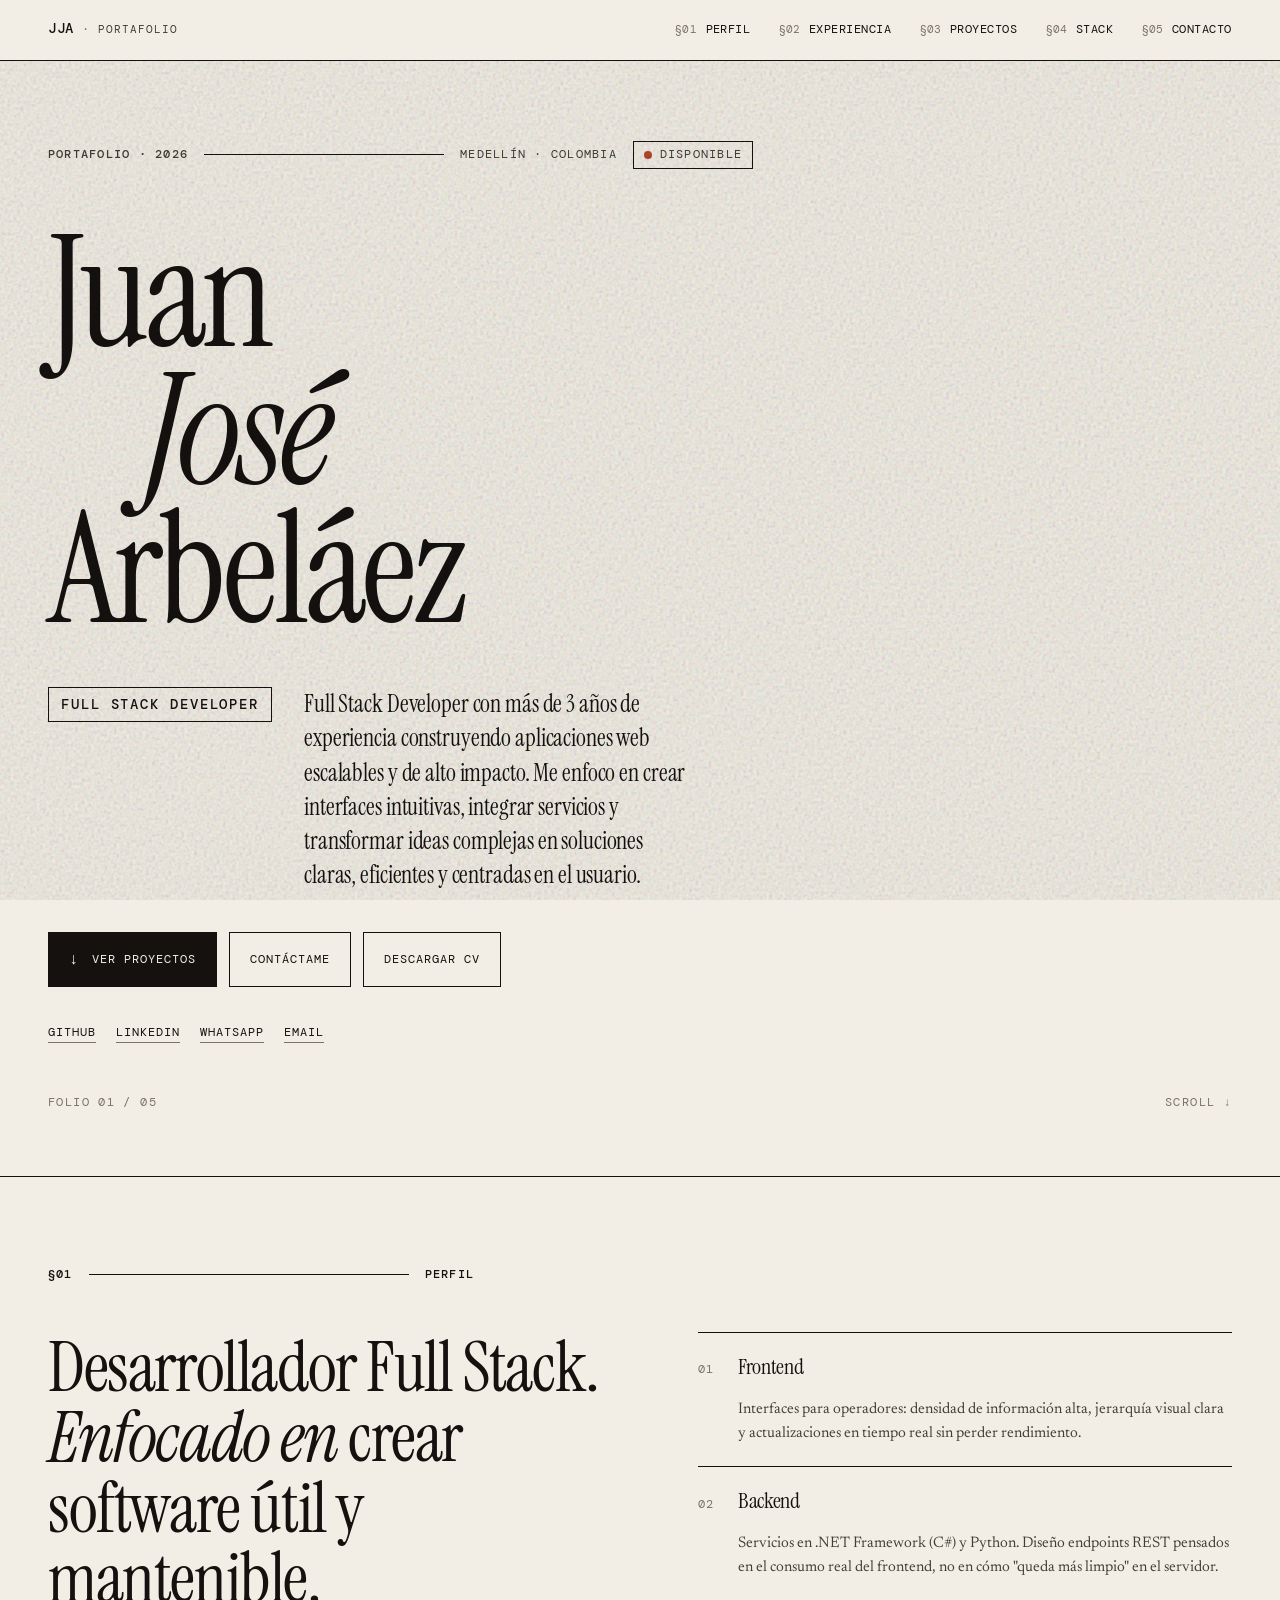
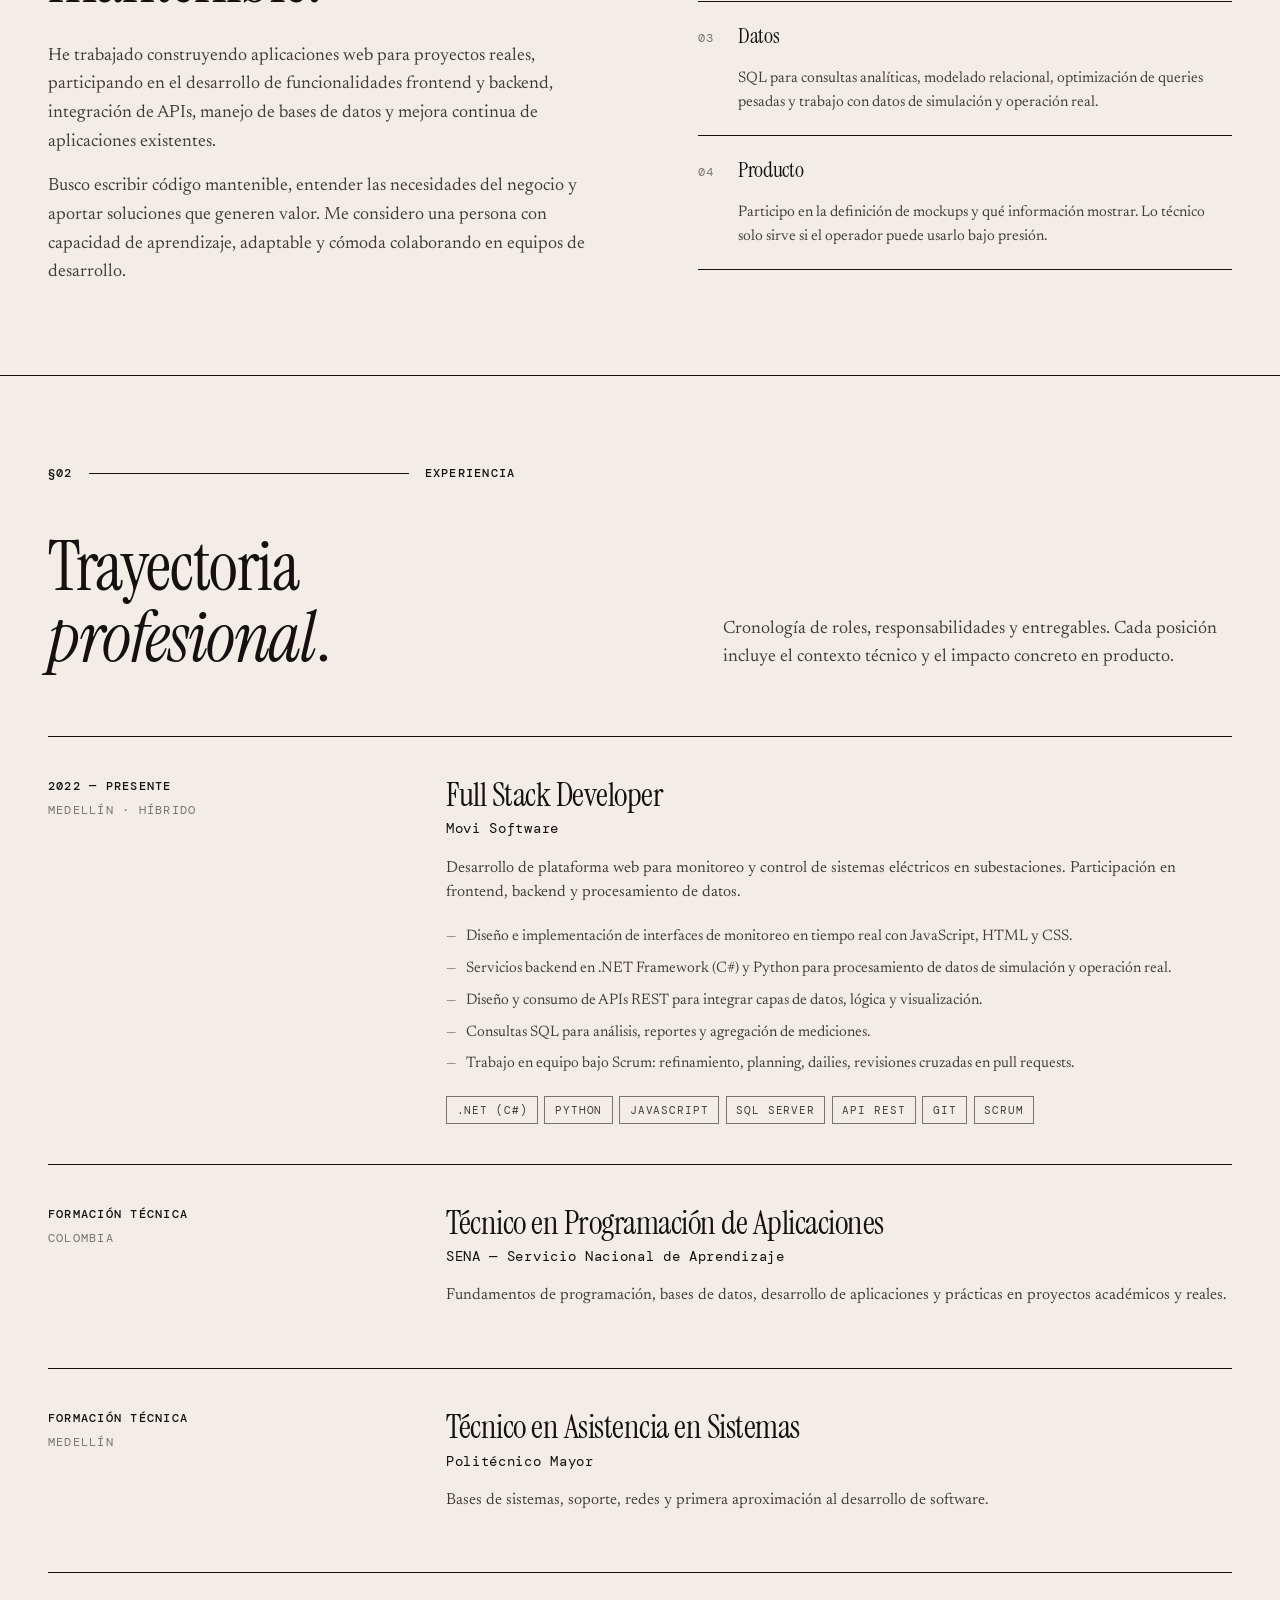
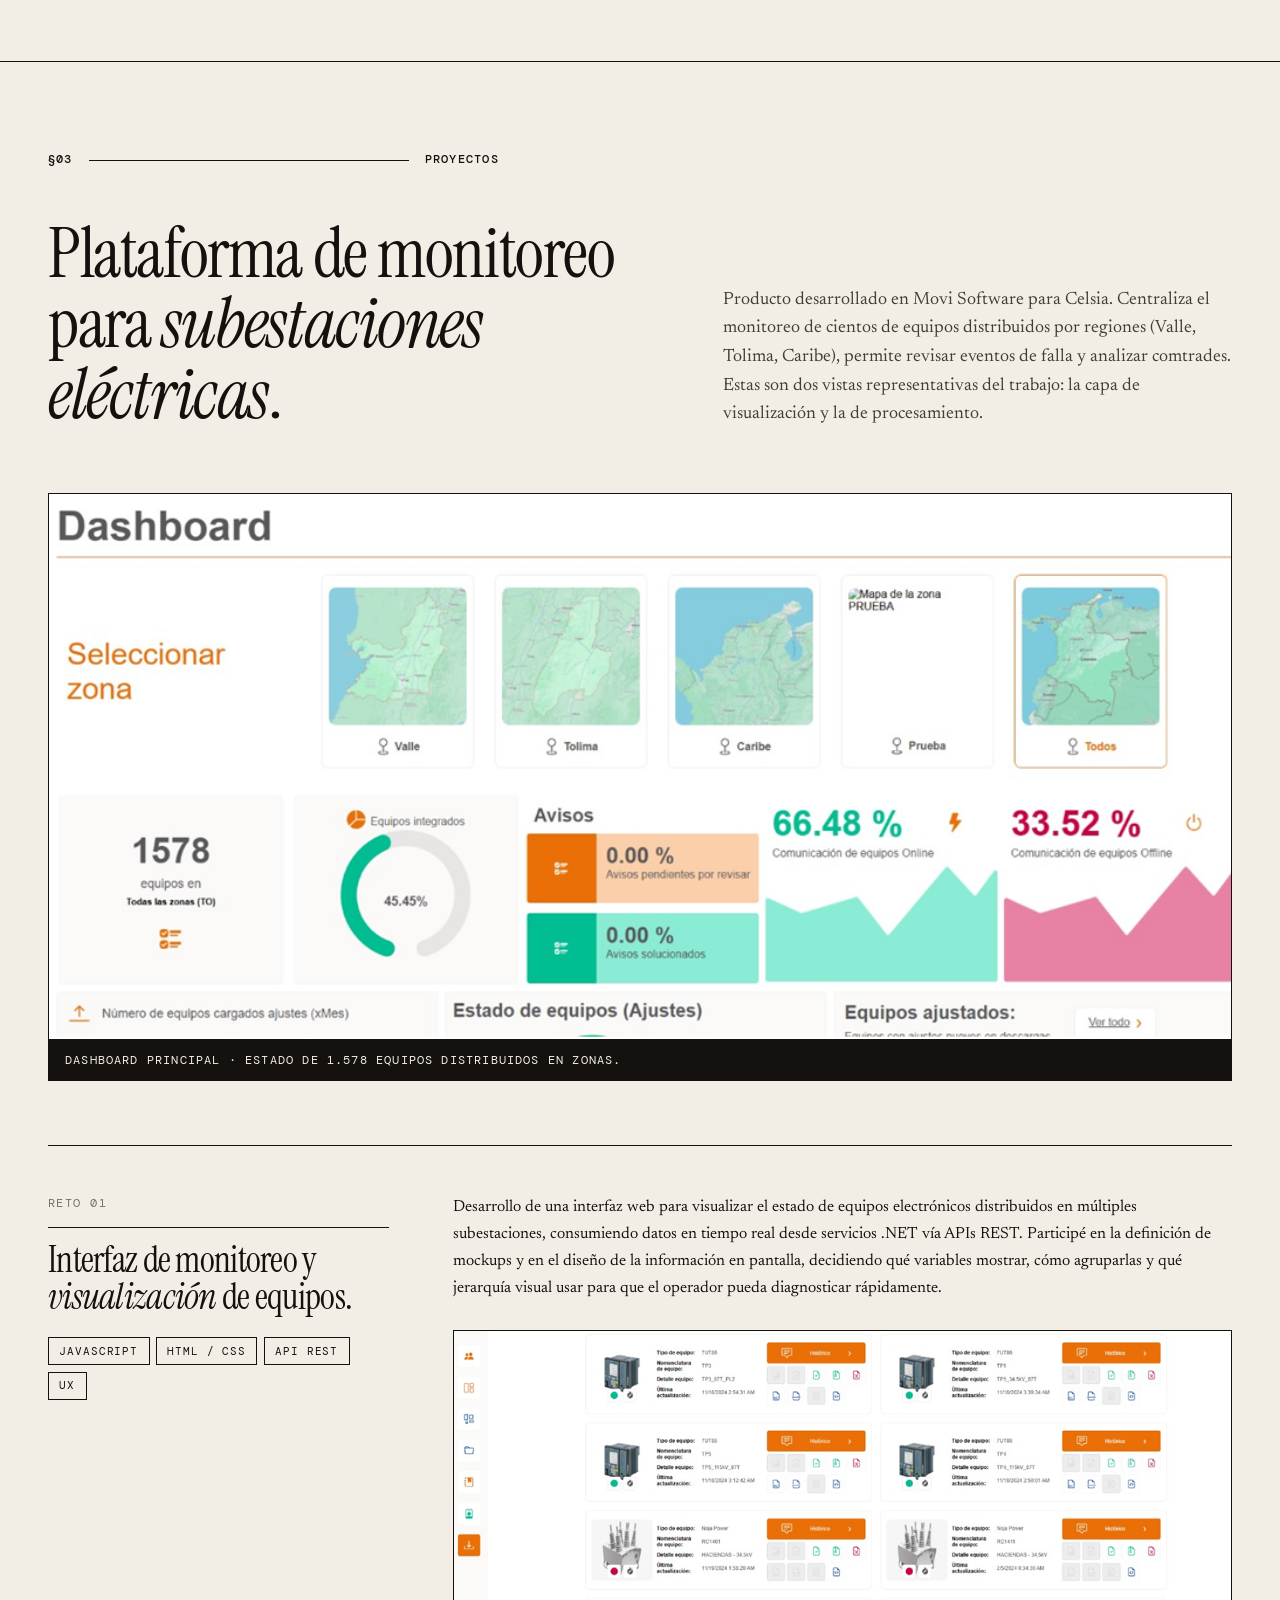
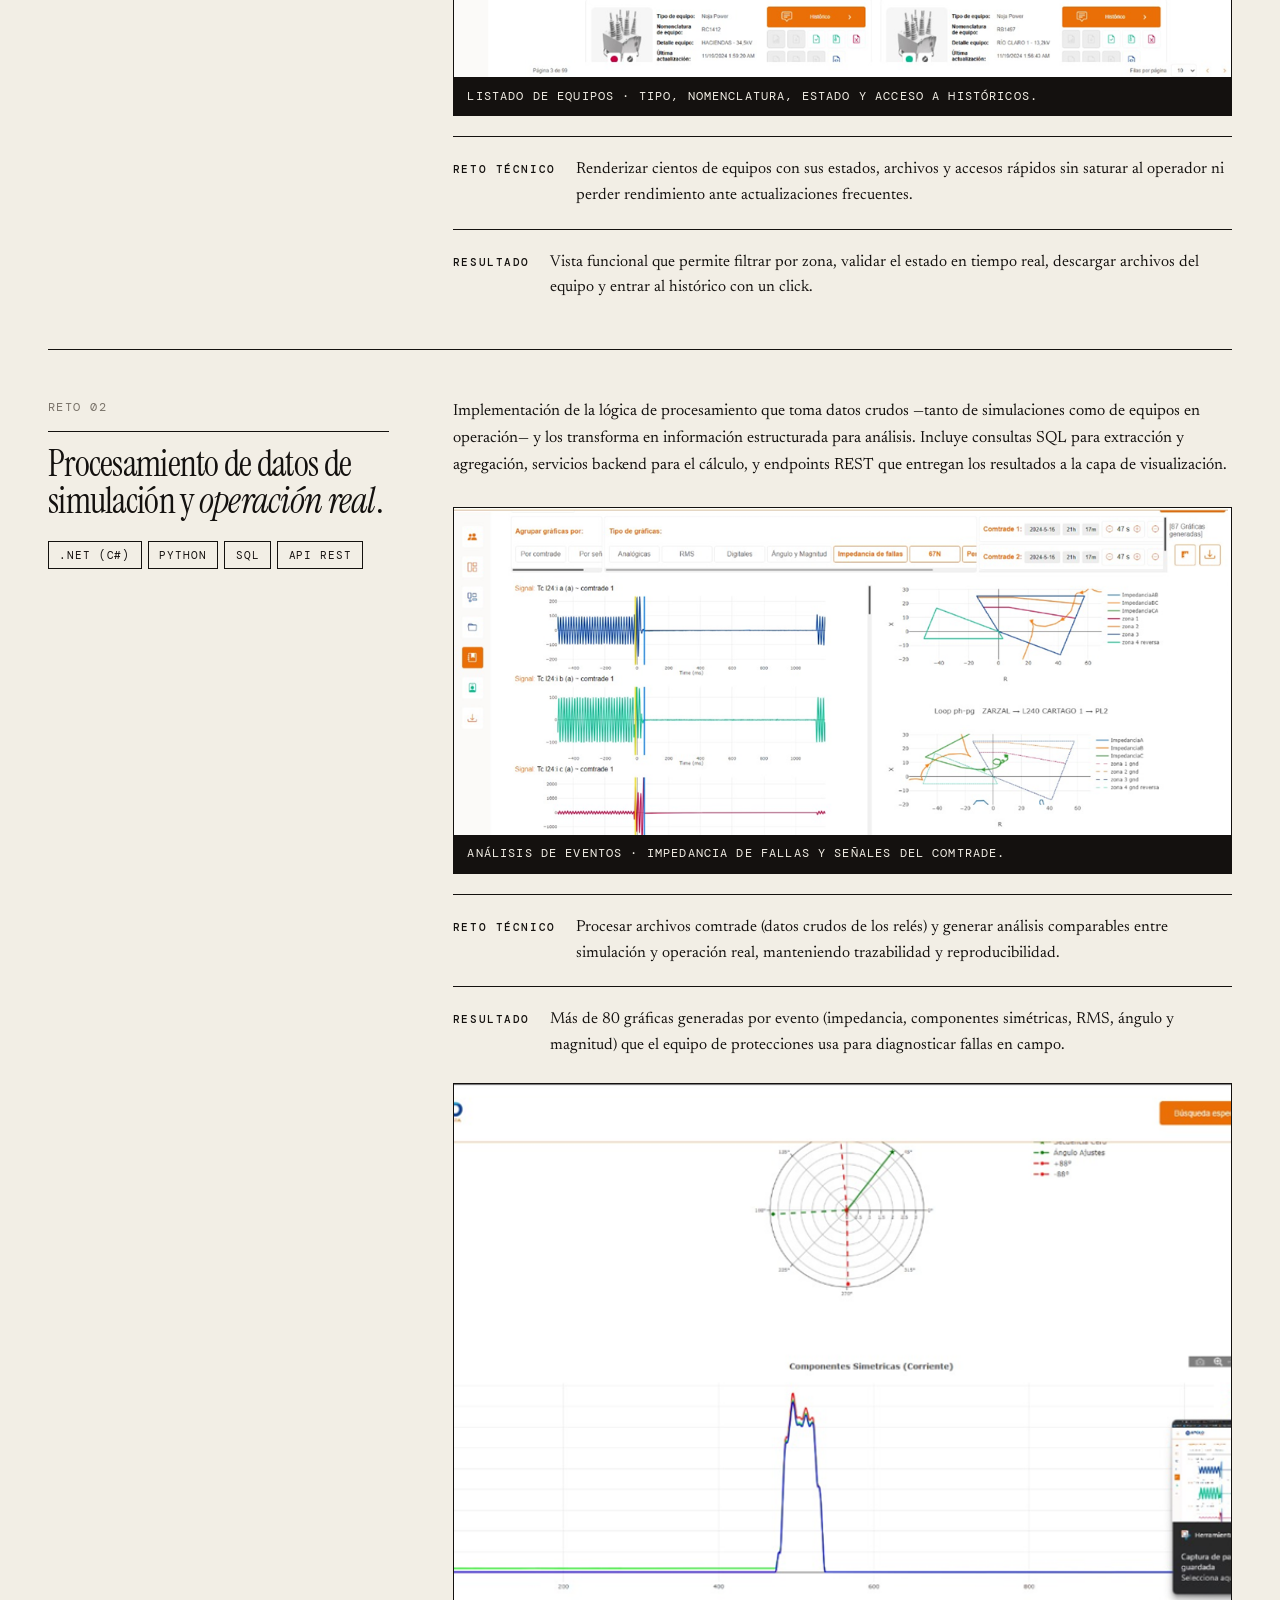
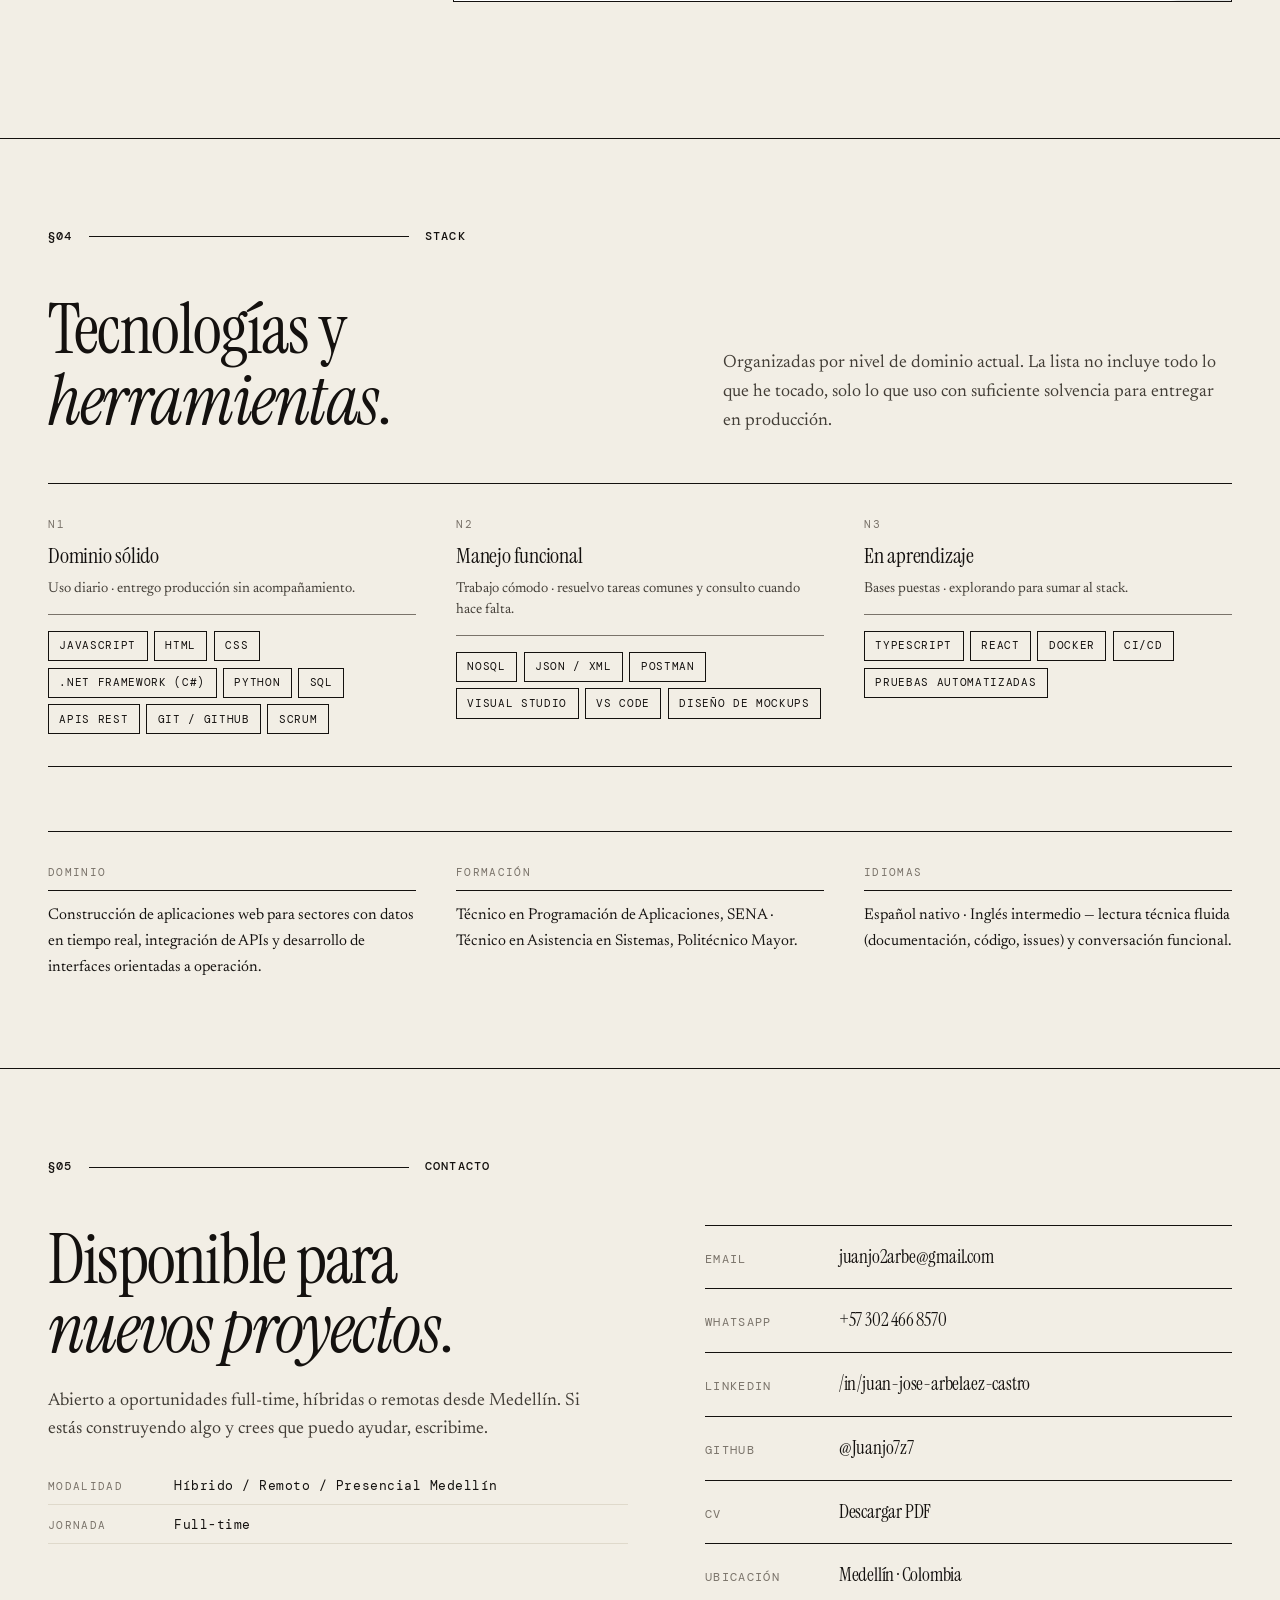
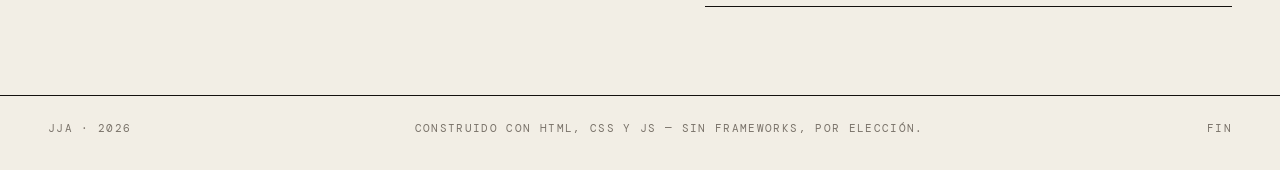
<file: index.html>
<!DOCTYPE html>
<html lang="es">
<head>
  <meta charset="UTF-8">
  <meta name="viewport" content="width=device-width, initial-scale=1.0">
  <meta name="theme-color" content="#F2EEE5">

  <!-- SEO -->
  <title>Juan José Arbeláez — Full Stack Developer · Medellín</title>
  <meta name="description" content="Full Stack Developer con +3 años construyendo plataformas web para el sector eléctrico. Especializado en .NET (C#), Python, JavaScript y APIs REST. Disponible en Medellín, Colombia.">
  <meta name="author" content="Juan José Arbeláez Castro">
  <meta name="keywords" content="Full Stack Developer Medellín, Desarrollador Web Colombia, .NET C#, Python, JavaScript, APIs REST, SQL, Juan José Arbeláez">
  <link rel="canonical" href="https://juanjo7z7.github.io/Portafolio/">

  <!-- Open Graph -->
  <meta property="og:type" content="website">
  <meta property="og:locale" content="es_CO">
  <meta property="og:title" content="Juan José Arbeláez — Full Stack Developer">
  <meta property="og:description" content="Construyo plataformas web para el sector eléctrico. +3 años de experiencia con .NET, Python y JavaScript. Medellín, Colombia.">
  <meta property="og:url" content="https://juanjo7z7.github.io/Portafolio/">
  <meta property="og:image" content="assets/images/projects/apolo-dashboard.png">
  <meta property="og:image:width" content="1200">
  <meta property="og:image:height" content="630">

  <!-- Twitter -->
  <meta name="twitter:card" content="summary_large_image">
  <meta name="twitter:title" content="Juan José Arbeláez — Full Stack Developer">
  <meta name="twitter:description" content="Construyo plataformas web para el sector eléctrico. +3 años de experiencia con .NET, Python y JavaScript.">
  <meta name="twitter:image" content="assets/images/projects/apolo-dashboard.png">

  <!-- Fonts -->
  <link rel="preconnect" href="https://fonts.googleapis.com">
  <link rel="preconnect" href="https://fonts.gstatic.com" crossorigin>
  <link href="https://fonts.googleapis.com/css2?family=Instrument+Serif:ital@0;1&family=Newsreader:ital,opsz,wght@0,6..72,400;0,6..72,500;1,6..72,400&family=DM+Mono:wght@400;500&display=swap" rel="stylesheet">

  <link rel="stylesheet" href="assets/styles.css">
  <link rel="icon" href="data:image/svg+xml,%3Csvg xmlns='http://www.w3.org/2000/svg' viewBox='0 0 100 100'%3E%3Ctext y='.86em' x='6' font-size='90' font-family='Georgia' font-style='italic'%3EJ%3C/text%3E%3C/svg%3E">

  <!-- JSON-LD Schema -->
  <script type="application/ld+json">
  {
    "@context": "https://schema.org",
    "@type": "Person",
    "name": "Juan José Arbeláez Castro",
    "jobTitle": "Full Stack Developer",
    "email": "mailto:juanjo2arbe@gmail.com",
    "address": {
      "@type": "PostalAddress",
      "addressLocality": "Medellín",
      "addressCountry": "CO"
    },
    "knowsAbout": ["JavaScript", ".NET", "C#", "Python", "SQL", "APIs REST", "HTML", "CSS"]
  }
  </script>
</head>
<body>

  <div class="grain" aria-hidden="true"></div>

  <!-- ========================================================================
       NAV
       ==================================================================== -->
  <nav class="nav" aria-label="Navegación principal">
    <div class="nav-row">
      <a href="#top" class="nav-mark">
        <span class="nav-mark-jj">JJA</span>
        <span class="nav-mark-dot">·</span>
        <span class="nav-mark-year">Portafolio</span>
      </a>
      <ol class="nav-index">
        <li><a href="#about"><span class="num">§01</span><span class="lbl">Perfil</span></a></li>
        <li><a href="#experience"><span class="num">§02</span><span class="lbl">Experiencia</span></a></li>
        <li><a href="#work"><span class="num">§03</span><span class="lbl">Proyectos</span></a></li>
        <li><a href="#skills"><span class="num">§04</span><span class="lbl">Stack</span></a></li>
        <li><a href="#contact"><span class="num">§05</span><span class="lbl">Contacto</span></a></li>
      </ol>
    </div>
  </nav>

  <!-- ========================================================================
       HERO
       ==================================================================== -->
  <header class="hero" id="top">
    <div class="hero-meta">
      <span class="hero-meta-tag">Portafolio · 2026</span>
      <span class="hero-meta-rule" aria-hidden="true"></span>
      <span class="hero-meta-loc">Medellín · Colombia</span>
      <span class="hero-meta-status">
        <span class="status-dot" aria-hidden="true"></span>
        Disponible
      </span>
    </div>

    <div class="hero-grid">
      <div class="hero-text">
        <h1 class="hero-name">
          <span class="hero-name-line">Juan</span>
          <span class="hero-name-line hero-name-italic">José</span>
          <span class="hero-name-line">Arbeláez</span>
        </h1>

        <div class="hero-statement">
          <p class="hero-role">Full Stack Developer</p>
          <p class="hero-pitch">
            Full Stack Developer con más de 3 años de experiencia construyendo aplicaciones web escalables y de alto impacto. Me enfoco en crear interfaces intuitivas, integrar servicios y transformar ideas complejas en soluciones claras, eficientes y centradas en el usuario.
          </p>
        </div>

        <div class="hero-actions">
          <a href="#work" class="hero-link hero-link-primary">
            <span class="hero-link-arrow" aria-hidden="true">↓</span>
            Ver proyectos
          </a>
          <a href="#contact" class="hero-link hero-link-secondary">
            Contáctame
          </a>
          <!-- TODO Juan José: reemplazar href con la URL real del CV PDF (subir a assets/files/CV-Juan-Jose-Arbelaez.pdf) -->
          <a href="assets/files/CV-Juan-Jose-Arbelaez.pdf" class="hero-link hero-link-secondary" download>
            Descargar CV
          </a>
        </div>

        <ul class="hero-social" aria-label="Redes y enlaces">
          <!-- TODO Juan José: confirmar / reemplazar usuarios reales -->
          <li><a href="https://github.com/Juanjo7z7" target="_blank" rel="noopener" aria-label="GitHub">GitHub</a></li>
          <li><a href="https://www.linkedin.com/in/juan-jos%C3%A9-arbelaez-castro-130203265/" target="_blank" rel="noopener" aria-label="LinkedIn">LinkedIn</a></li>
          <li><a href="https://wa.me/573024668570" target="_blank" rel="noopener" aria-label="WhatsApp">WhatsApp</a></li>
          <li><a href="mailto:juanjo2arbe@gmail.com" aria-label="Email">Email</a></li>
        </ul>
      </div>

    </div>

    <div class="hero-foot">
      <span class="hero-foot-meta">FOLIO 01 / 05</span>
      <span class="hero-foot-meta hero-foot-meta-end">Scroll ↓</span>
    </div>
  </header>

  <!-- ========================================================================
       §01 — PERFIL
       ==================================================================== -->
  <section class="section section-about" id="about">
    <div class="section-mark">
      <span class="section-num">§01</span>
      <span class="section-rule" aria-hidden="true"></span>
      <span class="section-tag">Perfil</span>
    </div>

    <div class="section-grid">
      <div class="section-headline">
        <h2 class="display">
            
          Desarrollador Full Stack. 
          <em>Enfocado en</em>
          crear software útil y mantenible.
        </h2>
        <p class="lead">
          He trabajado construyendo aplicaciones web para proyectos reales, participando en el desarrollo de funcionalidades frontend y backend, integración de APIs, manejo de bases de datos y mejora continua de aplicaciones existentes.
        </p>
        <p class="lead">
          Busco escribir código mantenible, entender las necesidades del negocio y aportar soluciones que generen valor. Me considero una persona con capacidad de aprendizaje, adaptable y cómoda colaborando en equipos de desarrollo.
        </p>
      </div>

      <ol class="principles">
        <li class="principle">
          <span class="principle-num">01</span>
          <h3>Frontend</h3>
          <p>Interfaces para operadores: densidad de información alta, jerarquía visual clara y actualizaciones en tiempo real sin perder rendimiento.</p>
        </li>
        <li class="principle">
          <span class="principle-num">02</span>
          <h3>Backend</h3>
          <p>Servicios en .NET Framework (C#) y Python. Diseño endpoints REST pensados en el consumo real del frontend, no en cómo "queda más limpio" en el servidor.</p>
        </li>
        <li class="principle">
          <span class="principle-num">03</span>
          <h3>Datos</h3>
          <p>SQL para consultas analíticas, modelado relacional, optimización de queries pesadas y trabajo con datos de simulación y operación real.</p>
        </li>
        <li class="principle">
          <span class="principle-num">04</span>
          <h3>Producto</h3>
          <p>Participo en la definición de mockups y qué información mostrar. Lo técnico solo sirve si el operador puede usarlo bajo presión.</p>
        </li>
      </ol>
    </div>
  </section>

  <!-- ========================================================================
       §02 — EXPERIENCIA
       ==================================================================== -->
  <section class="section section-experience" id="experience">
    <div class="section-mark">
      <span class="section-num">§02</span>
      <span class="section-rule" aria-hidden="true"></span>
      <span class="section-tag">Experiencia</span>
    </div>

    <div class="experience-intro">
      <h2 class="display">
        Trayectoria<br>
        <em>profesional</em>.
      </h2>
      <p class="lead">
        Cronología de roles, responsabilidades y entregables. Cada posición incluye el contexto técnico y el impacto concreto en producto.
      </p>
    </div>

    <ol class="timeline">
      <li class="timeline-item">
        <div class="timeline-period">
          <span class="timeline-date">2022 — Presente</span>
          <span class="timeline-loc">Medellín · Híbrido</span>
        </div>
        <div class="timeline-body">
          <h3 class="timeline-role">Full Stack Developer</h3>
          <p class="timeline-company">Movi Software</p>
          <p class="timeline-summary">
            Desarrollo de plataforma web para monitoreo y control de sistemas eléctricos en subestaciones. Participación en frontend, backend y procesamiento de datos.
          </p>
          <ul class="timeline-bullets">
            <li>Diseño e implementación de interfaces de monitoreo en tiempo real con JavaScript, HTML y CSS.</li>
            <li>Servicios backend en .NET Framework (C#) y Python para procesamiento de datos de simulación y operación real.</li>
            <li>Diseño y consumo de APIs REST para integrar capas de datos, lógica y visualización.</li>
            <li>Consultas SQL para análisis, reportes y agregación de mediciones.</li>
            <li>Trabajo en equipo bajo Scrum: refinamiento, planning, dailies, revisiones cruzadas en pull requests.</li>
          </ul>
          <ul class="timeline-stack">
            <li>.NET (C#)</li>
            <li>Python</li>
            <li>JavaScript</li>
            <li>SQL Server</li>
            <li>API REST</li>
            <li>Git</li>
            <li>Scrum</li>
          </ul>
        </div>
      </li>

      <!-- TODO Juan José: agregar formación o experiencias anteriores aquí
           Plantilla:
      <li class="timeline-item">
        <div class="timeline-period">
          <span class="timeline-date">AÑO — AÑO</span>
          <span class="timeline-loc">CIUDAD</span>
        </div>
        <div class="timeline-body">
          <h3 class="timeline-role">ROL</h3>
          <p class="timeline-company">EMPRESA / INSTITUCIÓN</p>
          <p class="timeline-summary">RESUMEN.</p>
          <ul class="timeline-bullets"><li>BULLET</li></ul>
          <ul class="timeline-stack"><li>STACK</li></ul>
        </div>
      </li>
      -->

      <li class="timeline-item">
        <div class="timeline-period">
          <span class="timeline-date">Formación técnica</span>
          <span class="timeline-loc">Colombia</span>
        </div>
        <div class="timeline-body">
          <h3 class="timeline-role">Técnico en Programación de Aplicaciones</h3>
          <p class="timeline-company">SENA — Servicio Nacional de Aprendizaje</p>
          <p class="timeline-summary">
            Fundamentos de programación, bases de datos, desarrollo de aplicaciones y prácticas en proyectos académicos y reales.
          </p>
        </div>
      </li>

      <li class="timeline-item">
        <div class="timeline-period">
          <span class="timeline-date">Formación técnica</span>
          <span class="timeline-loc">Medellín</span>
        </div>
        <div class="timeline-body">
          <h3 class="timeline-role">Técnico en Asistencia en Sistemas</h3>
          <p class="timeline-company">Politécnico Mayor</p>
          <p class="timeline-summary">
            Bases de sistemas, soporte, redes y primera aproximación al desarrollo de software.
          </p>
        </div>
      </li>
    </ol>
  </section>

  <!-- ========================================================================
       §03 — PROYECTOS (Movi Software)
       ==================================================================== -->
  <section class="section section-work" id="work">
    <div class="section-mark">
      <span class="section-num">§03</span>
      <span class="section-rule" aria-hidden="true"></span>
      <span class="section-tag">Proyectos</span>
    </div>

    <div class="work-intro">
      <h2 class="display">
        Plataforma de monitoreo<br>
        para <em>subestaciones eléctricas</em>.
      </h2>
      <p class="lead">
        Producto desarrollado en Movi Software para Celsia. Centraliza el monitoreo de cientos de equipos distribuidos por regiones (Valle, Tolima, Caribe), permite revisar eventos de falla y analizar comtrades. Estas son dos vistas representativas del trabajo: la capa de visualización y la de procesamiento.
      </p>
    </div>

    <figure class="work-hero">
      <img src="assets/images/projects/apolo-dashboard.png" alt="Dashboard principal de APOLO mostrando selector de zonas y métricas de equipos" loading="lazy">
      <figcaption>Dashboard principal · estado de 1.578 equipos distribuidos en zonas.</figcaption>
    </figure>

    <div class="cases">
      <article class="case">
        <header class="case-head">
          <div class="case-num">Reto 01</div>
          <h3 class="case-title">
            Interfaz de monitoreo y <em>visualización</em> de equipos.
          </h3>
          <ul class="case-tags">
            <li>JavaScript</li>
            <li>HTML / CSS</li>
            <li>API REST</li>
            <li>UX</li>
          </ul>
        </header>

        <div class="case-body">
          <p>
            Desarrollo de una interfaz web para visualizar el estado de equipos electrónicos distribuidos en múltiples subestaciones, consumiendo datos en tiempo real desde servicios .NET vía APIs REST. Participé en la definición de mockups y en el diseño de la información en pantalla, decidiendo qué variables mostrar, cómo agruparlas y qué jerarquía visual usar para que el operador pueda diagnosticar rápidamente.
          </p>

          <figure class="case-figure">
            <img src="assets/images/projects/apolo-equipos.png" alt="Listado de equipos eléctricos (7UT86, Noja Power) con tipo, nomenclatura, última actualización e históricos" loading="lazy">
            <figcaption>Listado de equipos · tipo, nomenclatura, estado y acceso a históricos.</figcaption>
          </figure>

          <div class="case-takeaway">
            <span class="case-takeaway-label">Reto técnico</span>
            <p>Renderizar cientos de equipos con sus estados, archivos y accesos rápidos sin saturar al operador ni perder rendimiento ante actualizaciones frecuentes.</p>
          </div>
          <div class="case-takeaway">
            <span class="case-takeaway-label">Resultado</span>
            <p>Vista funcional que permite filtrar por zona, validar el estado en tiempo real, descargar archivos del equipo y entrar al histórico con un click.</p>
          </div>
        </div>
      </article>

      <article class="case">
        <header class="case-head">
          <div class="case-num">Reto 02</div>
          <h3 class="case-title">
            Procesamiento de datos de simulación y <em>operación real</em>.
          </h3>
          <ul class="case-tags">
            <li>.NET (C#)</li>
            <li>Python</li>
            <li>SQL</li>
            <li>API REST</li>
          </ul>
        </header>

        <div class="case-body">
          <p>
            Implementación de la lógica de procesamiento que toma datos crudos —tanto de simulaciones como de equipos en operación— y los transforma en información estructurada para análisis. Incluye consultas SQL para extracción y agregación, servicios backend para el cálculo, y endpoints REST que entregan los resultados a la capa de visualización.
          </p>

          <figure class="case-figure">
            <img src="assets/images/projects/apolo-analisis-eventos.png" alt="Vista de análisis de eventos con gráficas de impedancia de fallas y señales del comtrade" loading="lazy">
            <figcaption>Análisis de eventos · impedancia de fallas y señales del comtrade.</figcaption>
          </figure>

          <div class="case-takeaway">
            <span class="case-takeaway-label">Reto técnico</span>
            <p>Procesar archivos comtrade (datos crudos de los relés) y generar análisis comparables entre simulación y operación real, manteniendo trazabilidad y reproducibilidad.</p>
          </div>
          <div class="case-takeaway">
            <span class="case-takeaway-label">Resultado</span>
            <p>Más de 80 gráficas generadas por evento (impedancia, componentes simétricas, RMS, ángulo y magnitud) que el equipo de protecciones usa para diagnosticar fallas en campo.</p>
          </div>

          <div class="case-gallery" aria-label="Más capturas del proyecto">
            <a href="assets/images/projects/apolo-componentes-simetricas.png" class="case-gallery-item" target="_blank" rel="noopener">
              <img src="assets/images/projects/apolo-componentes-simetricas.png" alt="Gráfica de componentes simétricas de corriente">
            </a>
          </div>
        </div>
      </article>
    </div>
  </section>

  <!-- ========================================================================
       §04 — STACK
       ==================================================================== -->
  <section class="section section-skills" id="skills">
    <div class="section-mark">
      <span class="section-num">§04</span>
      <span class="section-rule" aria-hidden="true"></span>
      <span class="section-tag">Stack</span>
    </div>

    <div class="skills-intro">
      <h2 class="display">
        Tecnologías y<br>
        <em>herramientas</em>.
      </h2>
      <p class="lead">
        Organizadas por nivel de dominio actual. La lista no incluye todo lo que he tocado, solo lo que uso con suficiente solvencia para entregar en producción.
      </p>
    </div>

    <div class="stack-levels">
      <div class="stack-level">
        <div class="stack-level-head">
          <span class="stack-level-num">N1</span>
          <h3 class="stack-level-title">Dominio sólido</h3>
          <p class="stack-level-note">Uso diario · entrego producción sin acompañamiento.</p>
        </div>
        <ul class="stack-chips">
          <li>JavaScript</li>
          <li>HTML</li>
          <li>CSS</li>
          <li>.NET Framework (C#)</li>
          <li>Python</li>
          <li>SQL</li>
          <li>APIs REST</li>
          <li>Git / GitHub</li>
          <li>Scrum</li>
        </ul>
      </div>

      <div class="stack-level">
        <div class="stack-level-head">
          <span class="stack-level-num">N2</span>
          <h3 class="stack-level-title">Manejo funcional</h3>
          <p class="stack-level-note">Trabajo cómodo · resuelvo tareas comunes y consulto cuando hace falta.</p>
        </div>
        <ul class="stack-chips">
          <!-- TODO Juan José: ajustar a tu realidad. Estos son ejemplos típicos. -->
          <li>NoSQL</li>
          <li>JSON / XML</li>
          <li>Postman</li>
          <li>Visual Studio</li>
          <li>VS Code</li>
          <li>Diseño de mockups</li>
        </ul>
      </div>

      <div class="stack-level">
        <div class="stack-level-head">
          <span class="stack-level-num">N3</span>
          <h3 class="stack-level-title">En aprendizaje</h3>
          <p class="stack-level-note">Bases puestas · explorando para sumar al stack.</p>
        </div>
        <ul class="stack-chips">
          <!-- TODO Juan José: deja solo lo que sí estás aprendiendo. -->
          <li>TypeScript</li>
          <li>React</li>
          <li>Docker</li>
          <li>CI/CD</li>
          <li>Pruebas automatizadas</li>
        </ul>
      </div>
    </div>

    <div class="stack-section">
      <div class="stack-item">
        <div class="stack-label">Dominio</div>
        <p class="stack-content">
          Construcción de aplicaciones web para sectores con datos en tiempo real, integración de APIs y desarrollo de interfaces orientadas a operación.
        </p>
      </div>
      <div class="stack-item">
        <div class="stack-label">Formación</div>
        <p class="stack-content">
          Técnico en Programación de Aplicaciones, SENA · Técnico en Asistencia en Sistemas, Politécnico Mayor.
        </p>
      </div>
      <div class="stack-item">
        <div class="stack-label">Idiomas</div>
        <p class="stack-content">
          Español nativo · Inglés intermedio — lectura técnica fluida (documentación, código, issues) y conversación funcional.
        </p>
      </div>
    </div>
  </section>

  <!-- ========================================================================
       §05 — CONTACTO
       ==================================================================== -->
  <section class="section section-contact" id="contact">
    <div class="section-mark">
      <span class="section-num">§05</span>
      <span class="section-rule" aria-hidden="true"></span>
      <span class="section-tag">Contacto</span>
    </div>

    <div class="contact-block">
      <div class="contact-head">
        <h2 class="contact-title">
          Disponible para<br>
          <em>nuevos proyectos</em>.
        </h2>
        <p class="lead">
          Abierto a oportunidades full-time, híbridas o remotas desde Medellín. Si estás construyendo algo y crees que puedo ayudar, escribime.
        </p>
        <ul class="availability">
          <li><span>Modalidad</span> Híbrido / Remoto / Presencial Medellín</li>
          <li><span>Jornada</span> Full-time</li>
        </ul>
      </div>

      <div class="contact-list">
        <div class="contact-row">
          <span class="contact-label">Email</span>
          <a href="mailto:juanjo2arbe@gmail.com" class="contact-value">juanjo2arbe@gmail.com</a>
        </div>
        <div class="contact-row">
          <span class="contact-label">WhatsApp</span>
          <!-- TODO Juan José: reemplazar 57XXXXXXXXXX con tu número real con código de país -->
          <a href="https://wa.me/573024668570" class="contact-value" target="_blank" rel="noopener">+57 302 466 8570</a>
        </div>
        <div class="contact-row">
          <span class="contact-label">LinkedIn</span>
          <a href="https://www.linkedin.com/in/juan-jos%C3%A9-arbelaez-castro-130203265/" class="contact-value" target="_blank" rel="noopener">/in/juan-jose-arbelaez-castro</a>
        </div>
        <div class="contact-row">
          <span class="contact-label">GitHub</span>
          <a href="https://github.com/Juanjo7z7" class="contact-value" target="_blank" rel="noopener">@Juanjo7z7</a>
        </div>
        <div class="contact-row">
          <span class="contact-label">CV</span>
          <!-- TODO Juan José: subir PDF a assets/files/CV-Juan-Jose-Arbelaez.pdf -->
          <a href="assets/files/CV-Juan-Jose-Arbelaez.pdf" class="contact-value" download>Descargar PDF</a>
        </div>
        <div class="contact-row">
          <span class="contact-label">Ubicación</span>
          <span class="contact-value">Medellín · Colombia</span>
        </div>
      </div>
    </div>
  </section>

  <footer class="footer">
    <div class="footer-row">
      <span class="footer-mark">JJA · 2026</span>
      <span class="footer-mid">Construido con HTML, CSS y JS — sin frameworks, por elección.</span>
      <span class="footer-end">FIN</span>
    </div>
  </footer>

  <script src="assets/script.js"></script>
</body>
</html>
</file>
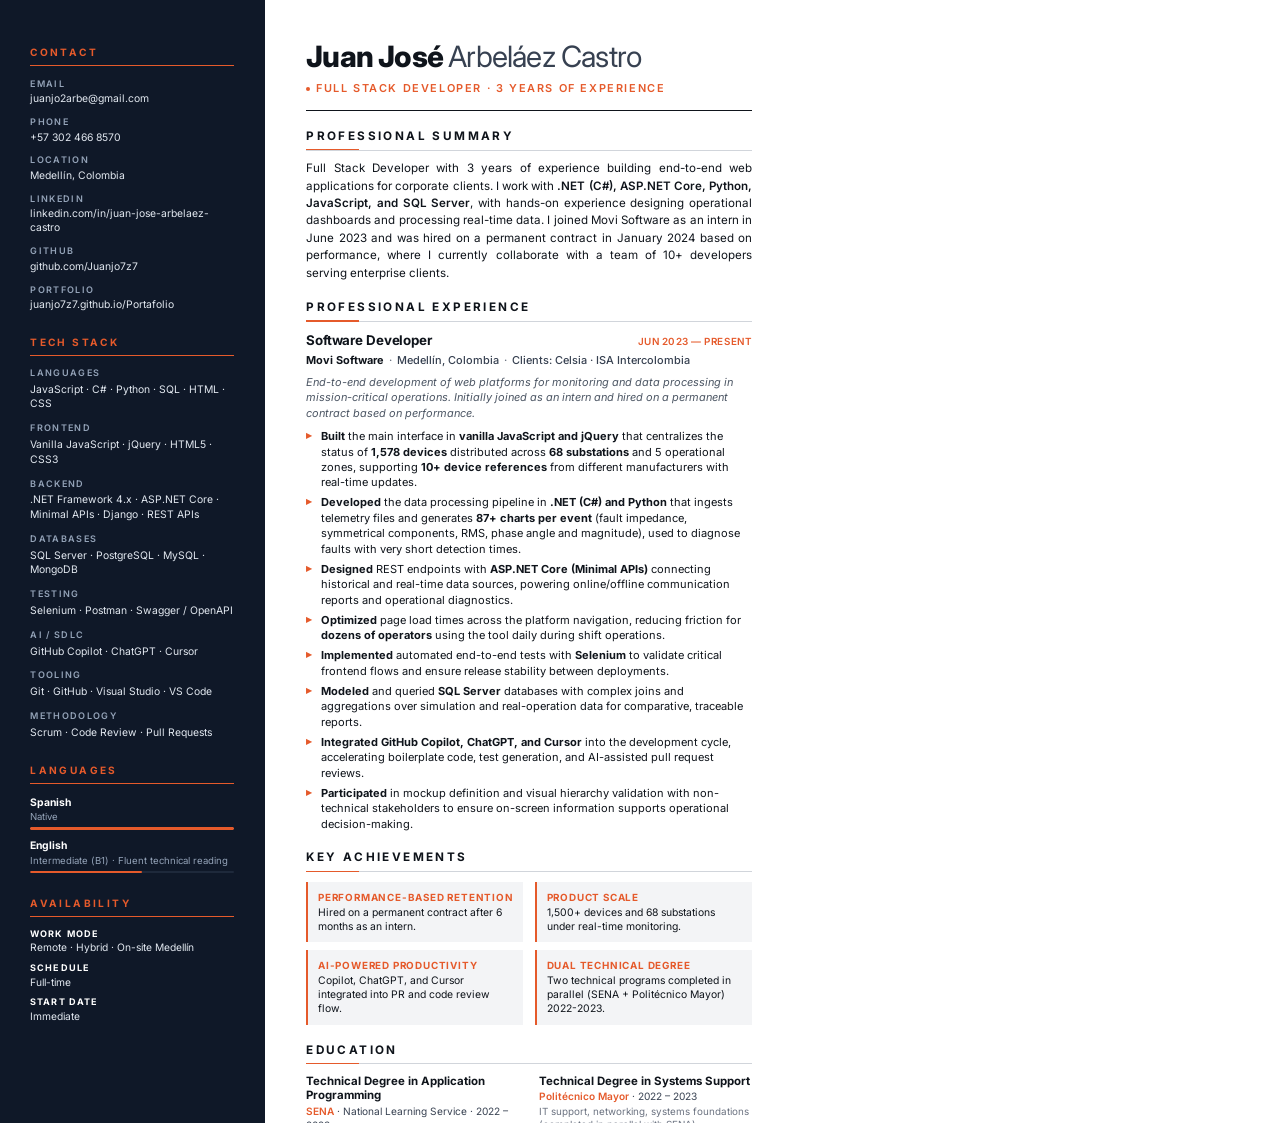
<file: cv/CV-Juan-Jose-Arbelaez-EN.html>
<!DOCTYPE html>
<html lang="en">
<head>
<meta charset="UTF-8">
<title>Resume — Juan José Arbeláez Castro · Full Stack Developer</title>
<meta name="description" content="Full Stack Developer with 3 years of experience. .NET (C#), Python, JavaScript, SQL. Medellín, Colombia.">
<link rel="preconnect" href="https://fonts.googleapis.com">
<link rel="preconnect" href="https://fonts.gstatic.com" crossorigin>
<link href="https://fonts.googleapis.com/css2?family=Inter:wght@400;500;600;700;800&display=swap" rel="stylesheet">
<style>
  /* ============================================================================
     RESUME · Juan José Arbeláez Castro · English Version
     Two-column · Dark sidebar · Inter · Warm accent · Single A4 page
     ============================================================================ */

  @page {
    size: A4;
    margin: 0;
  }

  * {
    box-sizing: border-box;
    margin: 0;
    padding: 0;
    -webkit-print-color-adjust: exact !important;
    print-color-adjust: exact !important;
  }

  :root {
    --gray-900:   #0F141B;
    --gray-700:   #374151;
    --gray-600:   #4B5563;
    --gray-500:   #6B7280;
    --gray-300:   #D1D5DB;
    --gray-100:   #F3F4F6;
    --paper:      #FFFFFF;

    --sidebar:    #0F1828;
    --sidebar-soft: #1E293B;
    --on-sidebar: #E2E8F0;
    --on-sidebar-muted: #94A3B8;

    --accent:     #E55A2B;
  }

  html, body {
    background: var(--paper);
    color: var(--gray-900);
    font-family: 'Inter', 'Helvetica Neue', Arial, sans-serif;
    font-size: 8.6pt;
    line-height: 1.42;
    -webkit-font-smoothing: antialiased;
    -moz-osx-font-smoothing: grayscale;
  }

  a { color: inherit; text-decoration: none; }

  /* ====================================================================
     PAGE LAYOUT — Single A4 page
     ==================================================================== */
  .page {
    width: 210mm;
    height: 297mm;
    background: var(--paper);
    display: grid;
    grid-template-columns: 70mm 1fr;
    overflow: hidden;
  }

  /* ====================================================================
     SIDEBAR
     ==================================================================== */
  .sidebar {
    background: var(--sidebar);
    color: var(--on-sidebar);
    padding: 12mm 8mm;
    display: flex;
    flex-direction: column;
    gap: 6mm;
  }

  .sb-h {
    font-size: 7.6pt;
    font-weight: 700;
    letter-spacing: 1.8pt;
    text-transform: uppercase;
    color: var(--accent);
    margin-bottom: 3mm;
    padding-bottom: 1.5mm;
    border-bottom: 0.5pt solid var(--accent);
  }

  .sb-block { display: flex; flex-direction: column; }

  /* CONTACT */
  .contact-list {
    list-style: none;
    display: flex;
    flex-direction: column;
    gap: 2.6mm;
  }

  .contact-list li {
    font-size: 7.8pt;
    line-height: 1.35;
    color: var(--on-sidebar);
    word-break: break-word;
  }

  .contact-list .lab {
    display: block;
    font-size: 6.8pt;
    text-transform: uppercase;
    letter-spacing: 1pt;
    color: var(--on-sidebar-muted);
    margin-bottom: 0.6mm;
    font-weight: 600;
  }

  /* STACK */
  .sr { margin-bottom: 2.8mm; }
  .sr:last-child { margin-bottom: 0; }

  .sr .lab {
    display: block;
    font-size: 6.8pt;
    text-transform: uppercase;
    letter-spacing: 1pt;
    color: var(--on-sidebar-muted);
    font-weight: 600;
    margin-bottom: 0.8mm;
  }

  .sr .v {
    font-size: 7.8pt;
    line-height: 1.38;
    color: var(--on-sidebar);
  }

  /* LANGUAGES */
  .lang {
    margin-bottom: 2.5mm;
    font-size: 7.8pt;
    line-height: 1.3;
  }

  .lang:last-child { margin-bottom: 0; }

  .lang strong {
    display: block;
    font-weight: 700;
    color: var(--paper);
    margin-bottom: 0.3mm;
  }

  .lang .meta {
    font-size: 7.2pt;
    color: var(--on-sidebar-muted);
  }

  .lang-bar {
    margin-top: 1mm;
    height: 1.6pt;
    background: var(--sidebar-soft);
    border-radius: 1pt;
    overflow: hidden;
  }

  .lang-bar-fill {
    height: 100%;
    background: var(--accent);
    border-radius: 1pt;
  }

  /* AVAILABILITY */
  .avail {
    margin-bottom: 2mm;
    font-size: 7.7pt;
    line-height: 1.3;
  }

  .avail:last-child { margin-bottom: 0; }

  .avail strong {
    display: block;
    font-weight: 700;
    color: var(--paper);
    font-size: 6.8pt;
    text-transform: uppercase;
    letter-spacing: 0.8pt;
    margin-bottom: 0.4mm;
  }

  /* ====================================================================
     MAIN
     ==================================================================== */
  .main {
    padding: 11mm 11mm 10mm;
    display: flex;
    flex-direction: column;
    gap: 4.5mm;
    overflow: hidden;
  }

  /* HEADER */
  .name-block {
    padding-bottom: 3.5mm;
    border-bottom: 0.7pt solid var(--gray-900);
  }

  .name-block .name {
    font-size: 22pt;
    font-weight: 800;
    line-height: 1.02;
    letter-spacing: -0.6pt;
    color: var(--gray-900);
    margin-bottom: 2mm;
    white-space: nowrap;
  }

  .name-block .name .last {
    font-weight: 400;
    color: var(--gray-700);
  }

  .name-block .role {
    display: inline-flex;
    align-items: center;
    gap: 1.5mm;
    font-size: 8.2pt;
    font-weight: 600;
    letter-spacing: 1.2pt;
    text-transform: uppercase;
    color: var(--accent);
  }

  .name-block .role .dot {
    width: 3.2pt;
    height: 3.2pt;
    border-radius: 50%;
    background: var(--accent);
  }

  /* SECTION TITLE */
  .main h2 {
    font-size: 8.8pt;
    font-weight: 700;
    letter-spacing: 1.8pt;
    text-transform: uppercase;
    color: var(--gray-900);
    margin-bottom: 2.5mm;
    padding-bottom: 1.4mm;
    border-bottom: 0.5pt solid var(--gray-300);
    position: relative;
  }

  .main h2::before {
    content: "";
    position: absolute;
    left: 0;
    bottom: -0.5pt;
    width: 14mm;
    height: 1pt;
    background: var(--accent);
  }

  /* PROFILE */
  .profile p {
    font-size: 8.7pt;
    line-height: 1.5;
    color: var(--gray-900);
    text-align: justify;
  }

  .profile strong { font-weight: 600; color: var(--gray-900); }

  /* EXPERIENCE */
  .job-head {
    display: flex;
    justify-content: space-between;
    align-items: baseline;
    gap: 2mm;
    margin-bottom: 0.6mm;
  }

  .job-title {
    font-size: 10pt;
    font-weight: 700;
    color: var(--gray-900);
    letter-spacing: -0.1pt;
  }

  .job-dates {
    font-size: 7.4pt;
    font-weight: 600;
    color: var(--accent);
    white-space: nowrap;
    letter-spacing: 0.4pt;
    text-transform: uppercase;
  }

  .job-meta {
    font-size: 8.2pt;
    color: var(--gray-700);
    margin-bottom: 1.8mm;
    font-weight: 500;
  }

  .job-meta .company { font-weight: 700; color: var(--gray-900); }
  .job-meta .sep { color: var(--gray-500); margin: 0 1.3mm; }

  .job-summary {
    font-size: 8.2pt;
    line-height: 1.42;
    color: var(--gray-600);
    margin-bottom: 2mm;
    font-style: italic;
  }

  .bullets {
    list-style: none;
    margin: 0;
    padding: 0;
  }

  .bullets li {
    position: relative;
    padding-left: 4mm;
    margin-bottom: 1.2mm;
    font-size: 8.3pt;
    line-height: 1.4;
    color: var(--gray-900);
  }

  .bullets li:last-child { margin-bottom: 0; }

  .bullets li::before {
    content: "▸";
    position: absolute;
    left: 0;
    top: 0;
    color: var(--accent);
    font-size: 8pt;
    font-weight: 700;
  }

  .bullets strong { font-weight: 700; color: var(--gray-900); }

  /* HIGHLIGHTS */
  .highlights {
    display: grid;
    grid-template-columns: 1fr 1fr;
    gap: 2mm 3mm;
  }

  .hl {
    padding: 2.2mm 2.6mm;
    background: var(--gray-100);
    border-left: 1.5pt solid var(--accent);
  }

  .hl-t {
    font-size: 7.4pt;
    font-weight: 700;
    text-transform: uppercase;
    letter-spacing: 0.6pt;
    color: var(--accent);
    margin-bottom: 0.5mm;
  }

  .hl-x {
    font-size: 7.8pt;
    line-height: 1.35;
    color: var(--gray-900);
  }

  /* EDUCATION */
  .edu {
    display: grid;
    grid-template-columns: 1fr 1fr;
    gap: 2mm 5mm;
  }

  .edu-i .edu-title {
    font-size: 8.6pt;
    font-weight: 700;
    color: var(--gray-900);
    margin-bottom: 0.3mm;
    line-height: 1.25;
  }

  .edu-i .edu-meta {
    font-size: 7.6pt;
    color: var(--gray-700);
    margin-bottom: 0.4mm;
  }

  .edu-i .edu-meta .accent {
    color: var(--accent);
    font-weight: 600;
  }

  .edu-i .edu-desc {
    font-size: 7.4pt;
    color: var(--gray-500);
    line-height: 1.3;
  }
</style>
</head>
<body>

<div class="page">

  <!-- ====================================================================
       SIDEBAR
       ==================================================================== -->
  <aside class="sidebar">

    <div class="sb-block">
      <h2 class="sb-h">Contact</h2>
      <ul class="contact-list">
        <li>
          <span class="lab">Email</span>
          juanjo2arbe@gmail.com
        </li>
        <li>
          <span class="lab">Phone</span>
          +57 302 466 8570
        </li>
        <li>
          <span class="lab">Location</span>
          Medellín, Colombia
        </li>
        <li>
          <span class="lab">LinkedIn</span>
          linkedin.com/in/juan-jose-arbelaez-castro
        </li>
        <li>
          <span class="lab">GitHub</span>
          github.com/Juanjo7z7
        </li>
        <li>
          <span class="lab">Portfolio</span>
          juanjo7z7.github.io/Portafolio
        </li>
      </ul>
    </div>

    <div class="sb-block">
      <h2 class="sb-h">Tech Stack</h2>
      <div class="sr">
        <span class="lab">Languages</span>
        <div class="v">JavaScript · C# · Python · SQL · HTML · CSS</div>
      </div>
      <div class="sr">
        <span class="lab">Frontend</span>
        <div class="v">Vanilla JavaScript · jQuery · HTML5 · CSS3</div>
      </div>
      <div class="sr">
        <span class="lab">Backend</span>
        <div class="v">.NET Framework 4.x · ASP.NET Core · Minimal APIs · Django · REST APIs</div>
      </div>
      <div class="sr">
        <span class="lab">Databases</span>
        <div class="v">SQL Server · PostgreSQL · MySQL · MongoDB</div>
      </div>
      <div class="sr">
        <span class="lab">Testing</span>
        <div class="v">Selenium · Postman · Swagger / OpenAPI</div>
      </div>
      <div class="sr">
        <span class="lab">AI / SDLC</span>
        <div class="v">GitHub Copilot · ChatGPT · Cursor</div>
      </div>
      <div class="sr">
        <span class="lab">Tooling</span>
        <div class="v">Git · GitHub · Visual Studio · VS Code</div>
      </div>
      <div class="sr">
        <span class="lab">Methodology</span>
        <div class="v">Scrum · Code Review · Pull Requests</div>
      </div>
    </div>

    <div class="sb-block">
      <h2 class="sb-h">Languages</h2>
      <div class="lang">
        <strong>Spanish</strong>
        <span class="meta">Native</span>
        <div class="lang-bar"><div class="lang-bar-fill" style="width:100%;"></div></div>
      </div>
      <div class="lang">
        <strong>English</strong>
        <span class="meta">Intermediate (B1) · Fluent technical reading</span>
        <div class="lang-bar"><div class="lang-bar-fill" style="width:55%;"></div></div>
      </div>
    </div>

    <div class="sb-block">
      <h2 class="sb-h">Availability</h2>
      <div class="avail">
        <strong>Work mode</strong>
        Remote · Hybrid · On-site Medellín
      </div>
      <div class="avail">
        <strong>Schedule</strong>
        Full-time
      </div>
      <div class="avail">
        <strong>Start date</strong>
        Immediate
      </div>
    </div>

  </aside>

  <!-- ====================================================================
       MAIN
       ==================================================================== -->
  <main class="main">

    <header class="name-block">
      <div class="name">Juan José <span class="last">Arbeláez Castro</span></div>
      <span class="role"><span class="dot"></span>Full Stack Developer · 3 years of experience</span>
    </header>

    <section class="profile">
      <h2>Professional Summary</h2>
      <p>
        Full Stack Developer with 3 years of experience building end-to-end web applications for corporate clients. I work with <strong>.NET (C#), ASP.NET Core, Python, JavaScript, and SQL Server</strong>, with hands-on experience designing operational dashboards and processing real-time data. I joined Movi Software as an intern in June 2023 and was hired on a permanent contract in January 2024 based on performance, where I currently collaborate with a team of 10+ developers serving enterprise clients.
      </p>
    </section>

    <section>
      <h2>Professional Experience</h2>
      <div class="job">
        <div class="job-head">
          <span class="job-title">Software Developer</span>
          <span class="job-dates">Jun 2023 — Present</span>
        </div>
        <div class="job-meta">
          <span class="company">Movi Software</span><span class="sep">·</span>Medellín, Colombia<span class="sep">·</span>Clients: Celsia · ISA Intercolombia
        </div>
        <p class="job-summary">
          End-to-end development of web platforms for monitoring and data processing in mission-critical operations. Initially joined as an intern and hired on a permanent contract based on performance.
        </p>
        <ul class="bullets">
          <li><strong>Built</strong> the main interface in <strong>vanilla JavaScript and jQuery</strong> that centralizes the status of <strong>1,578 devices</strong> distributed across <strong>68 substations</strong> and 5 operational zones, supporting <strong>10+ device references</strong> from different manufacturers with real-time updates.</li>
          <li><strong>Developed</strong> the data processing pipeline in <strong>.NET (C#) and Python</strong> that ingests telemetry files and generates <strong>87+ charts per event</strong> (fault impedance, symmetrical components, RMS, phase angle and magnitude), used to diagnose faults with very short detection times.</li>
          <li><strong>Designed</strong> REST endpoints with <strong>ASP.NET Core (Minimal APIs)</strong> connecting historical and real-time data sources, powering online/offline communication reports and operational diagnostics.</li>
          <li><strong>Optimized</strong> page load times across the platform navigation, reducing friction for <strong>dozens of operators</strong> using the tool daily during shift operations.</li>
          <li><strong>Implemented</strong> automated end-to-end tests with <strong>Selenium</strong> to validate critical frontend flows and ensure release stability between deployments.</li>
          <li><strong>Modeled</strong> and queried <strong>SQL Server</strong> databases with complex joins and aggregations over simulation and real-operation data for comparative, traceable reports.</li>
          <li><strong>Integrated</strong> <strong>GitHub Copilot, ChatGPT, and Cursor</strong> into the development cycle, accelerating boilerplate code, test generation, and AI-assisted pull request reviews.</li>
          <li><strong>Participated</strong> in mockup definition and visual hierarchy validation with non-technical stakeholders to ensure on-screen information supports operational decision-making.</li>
        </ul>
      </div>
    </section>

    <section>
      <h2>Key Achievements</h2>
      <div class="highlights">
        <div class="hl">
          <div class="hl-t">Performance-based retention</div>
          <div class="hl-x">Hired on a permanent contract after 6 months as an intern.</div>
        </div>
        <div class="hl">
          <div class="hl-t">Product scale</div>
          <div class="hl-x">1,500+ devices and 68 substations under real-time monitoring.</div>
        </div>
        <div class="hl">
          <div class="hl-t">AI-powered productivity</div>
          <div class="hl-x">Copilot, ChatGPT, and Cursor integrated into PR and code review flow.</div>
        </div>
        <div class="hl">
          <div class="hl-t">Dual technical degree</div>
          <div class="hl-x">Two technical programs completed in parallel (SENA + Politécnico Mayor) 2022-2023.</div>
        </div>
      </div>
    </section>

    <section>
      <h2>Education</h2>
      <div class="edu">
        <div class="edu-i">
          <div class="edu-title">Technical Degree in Application Programming</div>
          <div class="edu-meta"><span class="accent">SENA</span> · National Learning Service · 2022 – 2023</div>
          <div class="edu-desc">Programming fundamentals, relational databases, application development.</div>
        </div>
        <div class="edu-i">
          <div class="edu-title">Technical Degree in Systems Support</div>
          <div class="edu-meta"><span class="accent">Politécnico Mayor</span> · 2022 – 2023</div>
          <div class="edu-desc">IT support, networking, systems foundations (completed in parallel with SENA).</div>
        </div>
      </div>
    </section>

  </main>

</div>

</body>
</html>
</file>
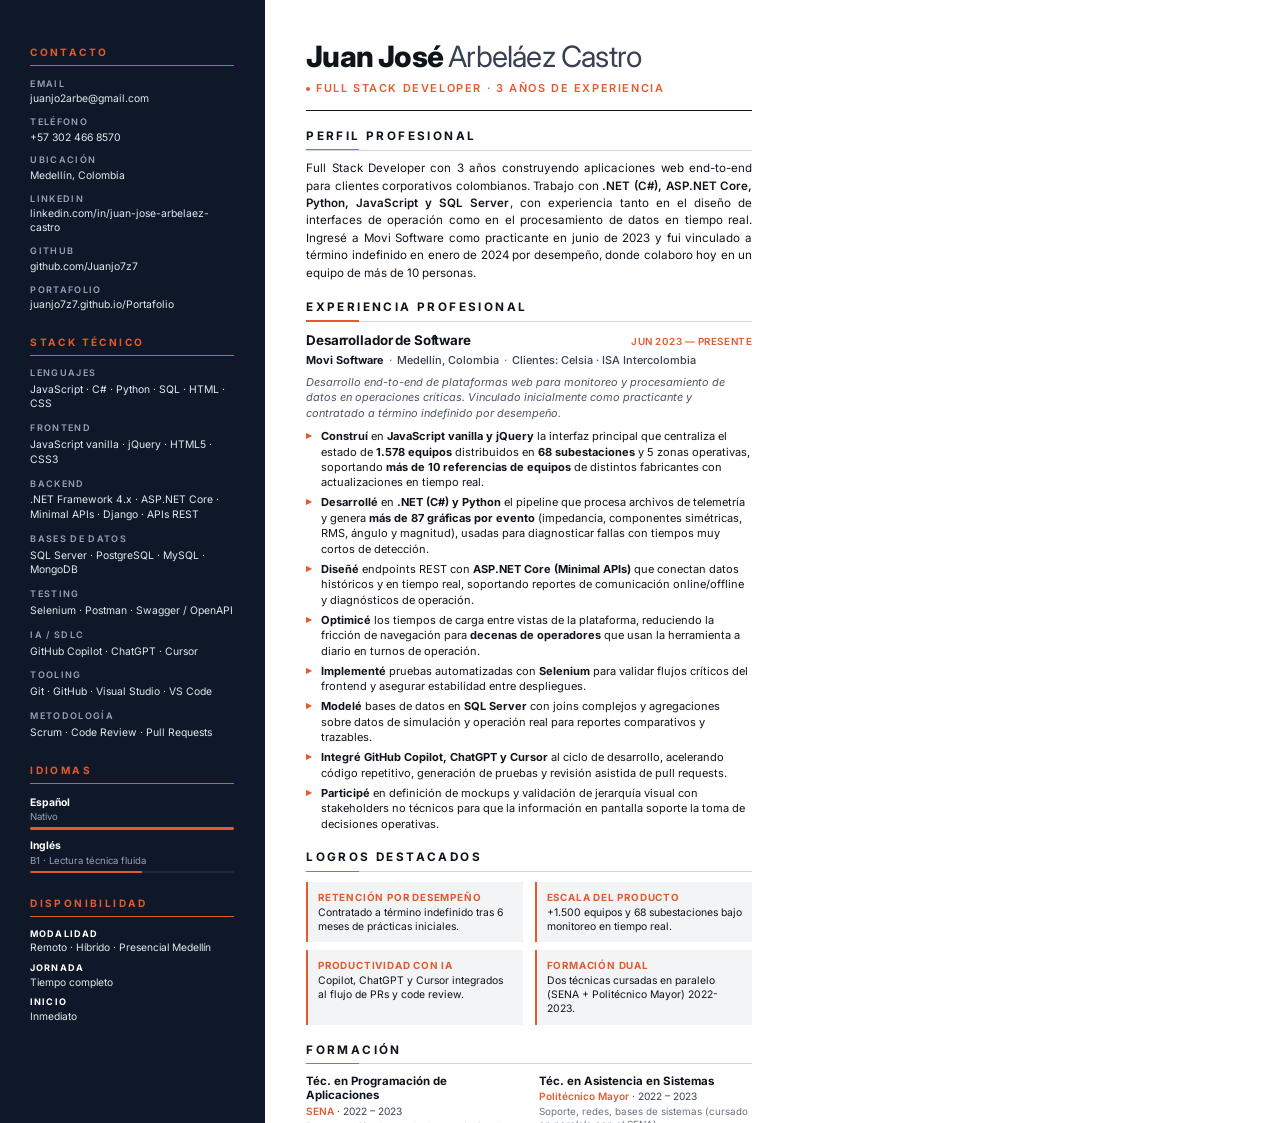
<file: cv/CV-Juan-Jose-Arbelaez.html>
<!DOCTYPE html>
<html lang="es">
<head>
<meta charset="UTF-8">
<title>CV — Juan José Arbeláez Castro · Full Stack Developer</title>
<meta name="description" content="Full Stack Developer con 3 años de experiencia. .NET (C#), Python, JavaScript, SQL. Medellín, Colombia.">
<link rel="preconnect" href="https://fonts.googleapis.com">
<link rel="preconnect" href="https://fonts.gstatic.com" crossorigin>
<link href="https://fonts.googleapis.com/css2?family=Inter:wght@400;500;600;700;800&display=swap" rel="stylesheet">
<style>
  /* ============================================================================
     CV · Juan José Arbeláez Castro
     Two-column · Sidebar oscuro · Inter · Accent cálido · A4 una página
     ============================================================================ */

  @page {
    size: A4;
    margin: 0;
  }

  * {
    box-sizing: border-box;
    margin: 0;
    padding: 0;
    -webkit-print-color-adjust: exact !important;
    print-color-adjust: exact !important;
  }

  :root {
    --gray-900:   #0F141B;
    --gray-700:   #374151;
    --gray-600:   #4B5563;
    --gray-500:   #6B7280;
    --gray-300:   #D1D5DB;
    --gray-100:   #F3F4F6;
    --paper:      #FFFFFF;

    --sidebar:    #0F1828;
    --sidebar-soft: #1E293B;
    --on-sidebar: #E2E8F0;
    --on-sidebar-muted: #94A3B8;
    --on-sidebar-faint: #64748B;

    --accent:     #E55A2B;
    --accent-soft: #FCD9C8;
  }

  html, body {
    background: var(--paper);
    color: var(--gray-900);
    font-family: 'Inter', 'Helvetica Neue', Arial, sans-serif;
    font-size: 8.6pt;
    line-height: 1.42;
    -webkit-font-smoothing: antialiased;
    -moz-osx-font-smoothing: grayscale;
  }

  a { color: inherit; text-decoration: none; }

  /* ====================================================================
     PAGE LAYOUT — Single A4 page
     ==================================================================== */
  .page {
    width: 210mm;
    height: 297mm;
    background: var(--paper);
    display: grid;
    grid-template-columns: 70mm 1fr;
    overflow: hidden;
  }

  /* ====================================================================
     SIDEBAR
     ==================================================================== */
  .sidebar {
    background: var(--sidebar);
    color: var(--on-sidebar);
    padding: 12mm 8mm;
    display: flex;
    flex-direction: column;
    gap: 6mm;
  }

  .sb-h {
    font-size: 7.6pt;
    font-weight: 700;
    letter-spacing: 1.8pt;
    text-transform: uppercase;
    color: var(--accent);
    margin-bottom: 3mm;
    padding-bottom: 1.5mm;
    border-bottom: 0.5pt solid var(--accent);
  }

  .sb-block { display: flex; flex-direction: column; }

  /* CONTACTO */
  .contact-list {
    list-style: none;
    display: flex;
    flex-direction: column;
    gap: 2.6mm;
  }

  .contact-list li {
    font-size: 7.8pt;
    line-height: 1.35;
    color: var(--on-sidebar);
    word-break: break-word;
  }

  .contact-list .lab {
    display: block;
    font-size: 6.8pt;
    text-transform: uppercase;
    letter-spacing: 1pt;
    color: var(--on-sidebar-muted);
    margin-bottom: 0.6mm;
    font-weight: 600;
  }

  /* STACK */
  .sr { margin-bottom: 2.8mm; }
  .sr:last-child { margin-bottom: 0; }

  .sr .lab {
    display: block;
    font-size: 6.8pt;
    text-transform: uppercase;
    letter-spacing: 1pt;
    color: var(--on-sidebar-muted);
    font-weight: 600;
    margin-bottom: 0.8mm;
  }

  .sr .v {
    font-size: 7.8pt;
    line-height: 1.38;
    color: var(--on-sidebar);
  }

  /* IDIOMAS */
  .lang {
    margin-bottom: 2.5mm;
    font-size: 7.8pt;
    line-height: 1.3;
  }

  .lang:last-child { margin-bottom: 0; }

  .lang strong {
    display: block;
    font-weight: 700;
    color: var(--paper);
    margin-bottom: 0.3mm;
  }

  .lang .meta {
    font-size: 7.2pt;
    color: var(--on-sidebar-muted);
  }

  .lang-bar {
    margin-top: 1mm;
    height: 1.6pt;
    background: var(--sidebar-soft);
    border-radius: 1pt;
    overflow: hidden;
  }

  .lang-bar-fill {
    height: 100%;
    background: var(--accent);
    border-radius: 1pt;
  }

  /* DISPONIBILIDAD */
  .avail {
    margin-bottom: 2mm;
    font-size: 7.7pt;
    line-height: 1.3;
  }

  .avail:last-child { margin-bottom: 0; }

  .avail strong {
    display: block;
    font-weight: 700;
    color: var(--paper);
    font-size: 6.8pt;
    text-transform: uppercase;
    letter-spacing: 0.8pt;
    margin-bottom: 0.4mm;
  }

  /* ====================================================================
     MAIN
     ==================================================================== */
  .main {
    padding: 11mm 11mm 10mm;
    display: flex;
    flex-direction: column;
    gap: 4.5mm;
    overflow: hidden;
  }

  /* HEADER */
  .name-block {
    padding-bottom: 3.5mm;
    border-bottom: 0.7pt solid var(--gray-900);
  }

  .name-block .name {
    font-size: 22pt;
    font-weight: 800;
    line-height: 1.02;
    letter-spacing: -0.6pt;
    color: var(--gray-900);
    margin-bottom: 2mm;
    white-space: nowrap;
  }

  .name-block .name .last {
    font-weight: 400;
    color: var(--gray-700);
  }

  .name-block .role {
    display: inline-flex;
    align-items: center;
    gap: 1.5mm;
    font-size: 8.2pt;
    font-weight: 600;
    letter-spacing: 1.2pt;
    text-transform: uppercase;
    color: var(--accent);
  }

  .name-block .role .dot {
    width: 3.2pt;
    height: 3.2pt;
    border-radius: 50%;
    background: var(--accent);
  }

  /* SECTION TITLE */
  .main h2 {
    font-size: 8.8pt;
    font-weight: 700;
    letter-spacing: 1.8pt;
    text-transform: uppercase;
    color: var(--gray-900);
    margin-bottom: 2.5mm;
    padding-bottom: 1.4mm;
    border-bottom: 0.5pt solid var(--gray-300);
    position: relative;
  }

  .main h2::before {
    content: "";
    position: absolute;
    left: 0;
    bottom: -0.5pt;
    width: 14mm;
    height: 1pt;
    background: var(--accent);
  }

  /* PERFIL */
  .profile p {
    font-size: 8.7pt;
    line-height: 1.5;
    color: var(--gray-900);
    text-align: justify;
  }

  .profile strong { font-weight: 600; color: var(--gray-900); }

  /* EXPERIENCE */
  .job-head {
    display: flex;
    justify-content: space-between;
    align-items: baseline;
    gap: 2mm;
    margin-bottom: 0.6mm;
  }

  .job-title {
    font-size: 10pt;
    font-weight: 700;
    color: var(--gray-900);
    letter-spacing: -0.1pt;
  }

  .job-dates {
    font-size: 7.4pt;
    font-weight: 600;
    color: var(--accent);
    white-space: nowrap;
    letter-spacing: 0.4pt;
    text-transform: uppercase;
  }

  .job-meta {
    font-size: 8.2pt;
    color: var(--gray-700);
    margin-bottom: 1.8mm;
    font-weight: 500;
  }

  .job-meta .company { font-weight: 700; color: var(--gray-900); }
  .job-meta .sep { color: var(--gray-500); margin: 0 1.3mm; }

  .job-summary {
    font-size: 8.2pt;
    line-height: 1.42;
    color: var(--gray-600);
    margin-bottom: 2mm;
    font-style: italic;
  }

  .bullets {
    list-style: none;
    margin: 0;
    padding: 0;
  }

  .bullets li {
    position: relative;
    padding-left: 4mm;
    margin-bottom: 1.2mm;
    font-size: 8.3pt;
    line-height: 1.4;
    color: var(--gray-900);
  }

  .bullets li:last-child { margin-bottom: 0; }

  .bullets li::before {
    content: "▸";
    position: absolute;
    left: 0;
    top: 0;
    color: var(--accent);
    font-size: 8pt;
    font-weight: 700;
  }

  .bullets strong { font-weight: 700; color: var(--gray-900); }

  /* HIGHLIGHTS (4 cajas) */
  .highlights {
    display: grid;
    grid-template-columns: 1fr 1fr;
    gap: 2mm 3mm;
  }

  .hl {
    padding: 2.2mm 2.6mm;
    background: var(--gray-100);
    border-left: 1.5pt solid var(--accent);
  }

  .hl-t {
    font-size: 7.4pt;
    font-weight: 700;
    text-transform: uppercase;
    letter-spacing: 0.6pt;
    color: var(--accent);
    margin-bottom: 0.5mm;
  }

  .hl-x {
    font-size: 7.8pt;
    line-height: 1.35;
    color: var(--gray-900);
  }

  /* EDUCATION */
  .edu {
    display: grid;
    grid-template-columns: 1fr 1fr;
    gap: 2mm 5mm;
  }

  .edu-i .edu-title {
    font-size: 8.6pt;
    font-weight: 700;
    color: var(--gray-900);
    margin-bottom: 0.3mm;
    line-height: 1.25;
  }

  .edu-i .edu-meta {
    font-size: 7.6pt;
    color: var(--gray-700);
    margin-bottom: 0.4mm;
  }

  .edu-i .edu-meta .accent {
    color: var(--accent);
    font-weight: 600;
  }

  .edu-i .edu-desc {
    font-size: 7.4pt;
    color: var(--gray-500);
    line-height: 1.3;
  }
</style>
</head>
<body>

<div class="page">

  <!-- ====================================================================
       SIDEBAR
       ==================================================================== -->
  <aside class="sidebar">

    <div class="sb-block">
      <h2 class="sb-h">Contacto</h2>
      <ul class="contact-list">
        <li>
          <span class="lab">Email</span>
          juanjo2arbe@gmail.com
        </li>
        <li>
          <span class="lab">Teléfono</span>
          +57 302 466 8570
        </li>
        <li>
          <span class="lab">Ubicación</span>
          Medellín, Colombia
        </li>
        <li>
          <span class="lab">LinkedIn</span>
          linkedin.com/in/juan-jose-arbelaez-castro
        </li>
        <li>
          <span class="lab">GitHub</span>
          github.com/Juanjo7z7
        </li>
        <li>
          <span class="lab">Portafolio</span>
          juanjo7z7.github.io/Portafolio
        </li>
      </ul>
    </div>

    <div class="sb-block">
      <h2 class="sb-h">Stack técnico</h2>
      <div class="sr">
        <span class="lab">Lenguajes</span>
        <div class="v">JavaScript · C# · Python · SQL · HTML · CSS</div>
      </div>
      <div class="sr">
        <span class="lab">Frontend</span>
        <div class="v">JavaScript vanilla · jQuery · HTML5 · CSS3</div>
      </div>
      <div class="sr">
        <span class="lab">Backend</span>
        <div class="v">.NET Framework 4.x · ASP.NET Core · Minimal APIs · Django · APIs REST</div>
      </div>
      <div class="sr">
        <span class="lab">Bases de datos</span>
        <div class="v">SQL Server · PostgreSQL · MySQL · MongoDB</div>
      </div>
      <div class="sr">
        <span class="lab">Testing</span>
        <div class="v">Selenium · Postman · Swagger / OpenAPI</div>
      </div>
      <div class="sr">
        <span class="lab">IA / SDLC</span>
        <div class="v">GitHub Copilot · ChatGPT · Cursor</div>
      </div>
      <div class="sr">
        <span class="lab">Tooling</span>
        <div class="v">Git · GitHub · Visual Studio · VS Code</div>
      </div>
      <div class="sr">
        <span class="lab">Metodología</span>
        <div class="v">Scrum · Code Review · Pull Requests</div>
      </div>
    </div>

    <div class="sb-block">
      <h2 class="sb-h">Idiomas</h2>
      <div class="lang">
        <strong>Español</strong>
        <span class="meta">Nativo</span>
        <div class="lang-bar"><div class="lang-bar-fill" style="width:100%;"></div></div>
      </div>
      <div class="lang">
        <strong>Inglés</strong>
        <span class="meta">B1 · Lectura técnica fluida</span>
        <div class="lang-bar"><div class="lang-bar-fill" style="width:55%;"></div></div>
      </div>
    </div>

    <div class="sb-block">
      <h2 class="sb-h">Disponibilidad</h2>
      <div class="avail">
        <strong>Modalidad</strong>
        Remoto · Híbrido · Presencial Medellín
      </div>
      <div class="avail">
        <strong>Jornada</strong>
        Tiempo completo
      </div>
      <div class="avail">
        <strong>Inicio</strong>
        Inmediato
      </div>
    </div>

  </aside>

  <!-- ====================================================================
       MAIN
       ==================================================================== -->
  <main class="main">

    <header class="name-block">
      <div class="name">Juan José <span class="last">Arbeláez Castro</span></div>
      <span class="role"><span class="dot"></span>Full Stack Developer · 3 años de experiencia</span>
    </header>

    <section class="profile">
      <h2>Perfil profesional</h2>
      <p>
        Full Stack Developer con 3 años construyendo aplicaciones web end-to-end para clientes corporativos colombianos. Trabajo con <strong>.NET (C#), ASP.NET Core, Python, JavaScript y SQL Server</strong>, con experiencia tanto en el diseño de interfaces de operación como en el procesamiento de datos en tiempo real. Ingresé a Movi Software como practicante en junio de 2023 y fui vinculado a término indefinido en enero de 2024 por desempeño, donde colaboro hoy en un equipo de más de 10 personas.
      </p>
    </section>

    <section>
      <h2>Experiencia profesional</h2>
      <div class="job">
        <div class="job-head">
          <span class="job-title">Desarrollador de Software</span>
          <span class="job-dates">Jun 2023 — Presente</span>
        </div>
        <div class="job-meta">
          <span class="company">Movi Software</span><span class="sep">·</span>Medellín, Colombia<span class="sep">·</span>Clientes: Celsia · ISA Intercolombia
        </div>
        <p class="job-summary">
          Desarrollo end-to-end de plataformas web para monitoreo y procesamiento de datos en operaciones críticas. Vinculado inicialmente como practicante y contratado a término indefinido por desempeño.
        </p>
        <ul class="bullets">
          <li><strong>Construí</strong> en <strong>JavaScript vanilla y jQuery</strong> la interfaz principal que centraliza el estado de <strong>1.578 equipos</strong> distribuidos en <strong>68 subestaciones</strong> y 5 zonas operativas, soportando <strong>más de 10 referencias de equipos</strong> de distintos fabricantes con actualizaciones en tiempo real.</li>
          <li><strong>Desarrollé</strong> en <strong>.NET (C#) y Python</strong> el pipeline que procesa archivos de telemetría y genera <strong>más de 87 gráficas por evento</strong> (impedancia, componentes simétricas, RMS, ángulo y magnitud), usadas para diagnosticar fallas con tiempos muy cortos de detección.</li>
          <li><strong>Diseñé</strong> endpoints REST con <strong>ASP.NET Core (Minimal APIs)</strong> que conectan datos históricos y en tiempo real, soportando reportes de comunicación online/offline y diagnósticos de operación.</li>
          <li><strong>Optimicé</strong> los tiempos de carga entre vistas de la plataforma, reduciendo la fricción de navegación para <strong>decenas de operadores</strong> que usan la herramienta a diario en turnos de operación.</li>
          <li><strong>Implementé</strong> pruebas automatizadas con <strong>Selenium</strong> para validar flujos críticos del frontend y asegurar estabilidad entre despliegues.</li>
          <li><strong>Modelé</strong> bases de datos en <strong>SQL Server</strong> con joins complejos y agregaciones sobre datos de simulación y operación real para reportes comparativos y trazables.</li>
          <li><strong>Integré</strong> <strong>GitHub Copilot, ChatGPT y Cursor</strong> al ciclo de desarrollo, acelerando código repetitivo, generación de pruebas y revisión asistida de pull requests.</li>
          <li><strong>Participé</strong> en definición de mockups y validación de jerarquía visual con stakeholders no técnicos para que la información en pantalla soporte la toma de decisiones operativas.</li>
        </ul>
      </div>
    </section>

    <section>
      <h2>Logros destacados</h2>
      <div class="highlights">
        <div class="hl">
          <div class="hl-t">Retención por desempeño</div>
          <div class="hl-x">Contratado a término indefinido tras 6 meses de prácticas iniciales.</div>
        </div>
        <div class="hl">
          <div class="hl-t">Escala del producto</div>
          <div class="hl-x">+1.500 equipos y 68 subestaciones bajo monitoreo en tiempo real.</div>
        </div>
        <div class="hl">
          <div class="hl-t">Productividad con IA</div>
          <div class="hl-x">Copilot, ChatGPT y Cursor integrados al flujo de PRs y code review.</div>
        </div>
        <div class="hl">
          <div class="hl-t">Formación dual</div>
          <div class="hl-x">Dos técnicas cursadas en paralelo (SENA + Politécnico Mayor) 2022-2023.</div>
        </div>
      </div>
    </section>

    <section>
      <h2>Formación</h2>
      <div class="edu">
        <div class="edu-i">
          <div class="edu-title">Téc. en Programación de Aplicaciones</div>
          <div class="edu-meta"><span class="accent">SENA</span> · 2022 – 2023</div>
          <div class="edu-desc">Programación, bases de datos relacionales, desarrollo de aplicaciones.</div>
        </div>
        <div class="edu-i">
          <div class="edu-title">Téc. en Asistencia en Sistemas</div>
          <div class="edu-meta"><span class="accent">Politécnico Mayor</span> · 2022 – 2023</div>
          <div class="edu-desc">Soporte, redes, bases de sistemas (cursado en paralelo con el SENA).</div>
        </div>
      </div>
    </section>

  </main>

</div>

</body>
</html>
</file>
<file: assets/styles.css>
/* ============================================================================
   PORTAFOLIO · Juan José Arbeláez — Full Stack Developer
   Brutalismo refinado. Solo dos tintas. Tipografía como protagonista.
   ============================================================================ */

:root {
  --paper:        #F2EEE5;
  --paper-soft:   #EAE5D9;
  --paper-deep:   #DFD9CB;
  --ink:          #14110F;
  --ink-soft:     #423D36;
  --ink-muted:    #7A736A;
  --accent:       #B5482E;

  --display: 'Instrument Serif', 'Times New Roman', serif;
  --body:    'Newsreader', Georgia, serif;
  --mono:    'DM Mono', 'Courier New', monospace;

  --max:     1320px;
  --pad:     clamp(1.25rem, 4vw, 3rem);
  --gap:     clamp(3.5rem, 7vw, 5.5rem);

  --ease: cubic-bezier(0.2, 0.8, 0.2, 1);
}

* { box-sizing: border-box; margin: 0; padding: 0; }

html { scroll-behavior: smooth; }

body {
  background: var(--paper);
  color: var(--ink);
  font-family: var(--body);
  font-size: 18px;
  line-height: 1.55;
  -webkit-font-smoothing: antialiased;
  -moz-osx-font-smoothing: grayscale;
  font-variation-settings: "opsz" 18;
  overflow-x: hidden;
}

::selection {
  background: var(--ink);
  color: var(--paper);
}

a { color: inherit; text-decoration: none; }
em, i { font-style: italic; }
img { max-width: 100%; display: block; }

.grain {
  position: fixed;
  inset: 0;
  pointer-events: none;
  z-index: 1;
  opacity: 0.4;
  mix-blend-mode: multiply;
  background-image: url("data:image/svg+xml,%3Csvg viewBox='0 0 200 200' xmlns='http://www.w3.org/2000/svg'%3E%3Cfilter id='n'%3E%3CfeTurbulence type='fractalNoise' baseFrequency='1.4' numOctaves='2' stitchTiles='stitch'/%3E%3CfeColorMatrix values='0 0 0 0 0.08 0 0 0 0 0.07 0 0 0 0 0.06 0 0 0 0 0.06 0'/%3E%3C/filter%3E%3Crect width='100%25' height='100%25' filter='url(%23n)'/%3E%3C/svg%3E");
}

/* ============================================================================
   NAV
   ============================================================================ */

.nav {
  position: sticky;
  top: 0;
  z-index: 50;
  background: var(--paper);
  border-bottom: 1px solid var(--ink);
}

.nav-row {
  max-width: var(--max);
  margin: 0 auto;
  padding: 1rem var(--pad);
  display: flex;
  justify-content: space-between;
  align-items: baseline;
  gap: 2rem;
}

.nav-mark {
  font-family: var(--mono);
  font-size: 0.78rem;
  letter-spacing: 0.08em;
  text-transform: uppercase;
  display: inline-flex;
  align-items: baseline;
  gap: 0.5rem;
}

.nav-mark-jj {
  font-weight: 500;
  font-size: 0.9rem;
  letter-spacing: 0.04em;
}

.nav-mark-dot { color: var(--ink-muted); }

.nav-mark-year {
  color: var(--ink-soft);
  font-size: 0.7rem;
}

.nav-index {
  list-style: none;
  display: flex;
  gap: 1.75rem;
  align-items: baseline;
  flex-wrap: wrap;
}

.nav-index a {
  font-family: var(--mono);
  font-size: 0.78rem;
  letter-spacing: 0.04em;
  text-transform: uppercase;
  display: inline-flex;
  gap: 0.5rem;
  align-items: baseline;
  position: relative;
  transition: color 0.2s var(--ease);
}

.nav-index .num {
  color: var(--ink-muted);
  font-size: 0.7rem;
}

.nav-index .lbl {
  border-bottom: 1px solid transparent;
  padding-bottom: 1px;
  transition: border-color 0.2s var(--ease);
}

.nav-index a:hover .lbl { border-bottom-color: var(--ink); }
.nav-index a.is-active .lbl { border-bottom-color: var(--ink); font-weight: 500; }
.nav-index a.is-active .num { color: var(--ink); }

@media (max-width: 980px) {
  .nav-index { gap: 1rem; }
  .nav-index .num { display: none; }
}

@media (max-width: 760px) {
  .nav-row { padding: 0.85rem var(--pad); flex-wrap: wrap; }
  .nav-index { gap: 0.75rem; }
  .nav-index .lbl { font-size: 0.7rem; }
  .nav-mark-year { display: none; }
}

@media (max-width: 540px) {
  .nav-index li:nth-child(4) { display: none; }
}

@media (max-width: 460px) {
  .nav-index li:nth-child(2),
  .nav-index li:nth-child(5) { display: none; }
}

/* ============================================================================
   HERO
   ============================================================================ */

.hero {
  max-width: var(--max);
  margin: 0 auto;
  padding: clamp(3rem, 7vw, 5rem) var(--pad) clamp(2.5rem, 5vw, 4rem);
  position: relative;
  border-bottom: 1px solid var(--ink);
}

.hero-meta {
  display: flex;
  align-items: center;
  gap: 1rem;
  font-family: var(--mono);
  font-size: 0.78rem;
  letter-spacing: 0.1em;
  text-transform: uppercase;
  color: var(--ink-soft);
  margin-bottom: clamp(2rem, 5vw, 3.5rem);
  flex-wrap: wrap;
}

.hero-meta-tag { font-weight: 500; }

.hero-meta-rule {
  flex: 1;
  max-width: 240px;
  height: 1px;
  background: var(--ink);
}

.hero-meta-status {
  display: inline-flex;
  align-items: center;
  gap: 0.5rem;
  border: 1px solid var(--ink);
  padding: 0.25rem 0.6rem;
  font-size: 0.72rem;
}

.status-dot {
  width: 8px;
  height: 8px;
  border-radius: 50%;
  background: var(--accent);
  box-shadow: 0 0 0 0 rgba(181, 72, 46, 0.6);
  animation: pulse 2.2s infinite;
}

@keyframes pulse {
  0%   { box-shadow: 0 0 0 0 rgba(181, 72, 46, 0.45); }
  70%  { box-shadow: 0 0 0 8px rgba(181, 72, 46, 0); }
  100% { box-shadow: 0 0 0 0 rgba(181, 72, 46, 0); }
}

.hero-grid {
  display: block;
}

.hero-name {
  font-family: var(--display);
  font-weight: 400;
  font-size: clamp(3.5rem, 12vw, 10.5rem);
  line-height: 0.9;
  letter-spacing: -0.025em;
  color: var(--ink);
}

.hero-name-line { display: block; }

.hero-name-italic {
  font-style: italic;
  padding-left: clamp(2rem, 8vw, 6rem);
}

.hero-statement {
  margin-top: clamp(2rem, 4vw, 3rem);
  display: grid;
  grid-template-columns: 1fr;
  gap: 1.25rem;
  max-width: 640px;
}

@media (min-width: 760px) {
  .hero-statement {
    grid-template-columns: auto 1fr;
    gap: 2rem;
    align-items: baseline;
  }
}

.hero-role {
  font-family: var(--mono);
  font-size: 0.85rem;
  letter-spacing: 0.14em;
  text-transform: uppercase;
  color: var(--ink);
  font-weight: 500;
  padding: 0.35rem 0.75rem;
  border: 1px solid var(--ink);
  display: inline-block;
  white-space: nowrap;
  align-self: start;
}

.hero-pitch {
  font-family: var(--display);
  font-size: clamp(1.25rem, 1.9vw, 1.55rem);
  line-height: 1.4;
  letter-spacing: -0.005em;
  color: var(--ink);
}

.hero-actions {
  margin-top: clamp(2rem, 4vw, 2.5rem);
  display: flex;
  flex-wrap: wrap;
  gap: 0.75rem;
}

.hero-link {
  display: inline-flex;
  align-items: center;
  gap: 0.75rem;
  font-family: var(--mono);
  font-size: 0.78rem;
  letter-spacing: 0.08em;
  text-transform: uppercase;
  border: 1px solid var(--ink);
  padding: 0.9rem 1.25rem;
  transition: all 0.2s var(--ease);
  background: var(--paper);
  cursor: pointer;
}

.hero-link-primary {
  background: var(--ink);
  color: var(--paper);
}

.hero-link-primary:hover {
  background: var(--paper);
  color: var(--ink);
}

.hero-link-secondary:hover {
  background: var(--ink);
  color: var(--paper);
}

.hero-link-arrow {
  font-family: var(--mono);
  font-size: 1rem;
  transition: transform 0.25s var(--ease);
}

.hero-link:hover .hero-link-arrow { transform: translateY(3px); }

.hero-social {
  list-style: none;
  margin-top: clamp(1.75rem, 3vw, 2.25rem);
  display: flex;
  flex-wrap: wrap;
  gap: 1.25rem;
  font-family: var(--mono);
  font-size: 0.78rem;
  letter-spacing: 0.08em;
  text-transform: uppercase;
}

.hero-social a {
  border-bottom: 1px solid var(--ink-muted);
  padding-bottom: 2px;
  transition: border-color 0.2s var(--ease), color 0.2s var(--ease);
}

.hero-social a:hover {
  border-bottom-color: var(--ink);
  color: var(--ink);
}

.hero-photo {
  position: relative;
  border: 1px solid var(--ink);
  background: var(--paper-soft);
  aspect-ratio: 4 / 5;
  overflow: hidden;
  align-self: end;
}

.hero-photo img {
  width: 100%;
  height: 100%;
  object-fit: cover;
  filter: grayscale(0.15) contrast(1.02);
}

.hero-photo-caption {
  position: absolute;
  left: 0;
  right: 0;
  bottom: 0;
  background: var(--ink);
  color: var(--paper);
  font-family: var(--mono);
  font-size: 0.7rem;
  letter-spacing: 0.12em;
  text-transform: uppercase;
  padding: 0.55rem 0.85rem;
}

.hero-foot {
  margin-top: clamp(2.5rem, 4vw, 3.5rem);
  display: flex;
  justify-content: space-between;
  align-items: baseline;
  gap: 2rem;
  flex-wrap: wrap;
  font-family: var(--mono);
  font-size: 0.72rem;
  letter-spacing: 0.12em;
  text-transform: uppercase;
  color: var(--ink-muted);
}

.hero-foot-meta-end { text-align: right; }

/* ============================================================================
   SECTIONS — common
   ============================================================================ */

.section {
  max-width: var(--max);
  margin: 0 auto;
  padding: var(--gap) var(--pad);
  position: relative;
  border-bottom: 1px solid var(--ink);
}

.section-mark {
  display: flex;
  align-items: center;
  gap: 1rem;
  font-family: var(--mono);
  font-size: 0.78rem;
  letter-spacing: 0.1em;
  text-transform: uppercase;
  color: var(--ink-soft);
  margin-bottom: clamp(2rem, 4vw, 3rem);
}

.section-num { font-weight: 500; color: var(--ink); }
.section-rule { flex: 1; max-width: 320px; height: 1px; background: var(--ink); }
.section-tag { font-weight: 500; color: var(--ink); }

.display {
  font-family: var(--display);
  font-weight: 400;
  font-size: clamp(2.25rem, 5.5vw, 4.75rem);
  line-height: 1;
  letter-spacing: -0.02em;
  color: var(--ink);
}

.display em { font-style: italic; }

.lead {
  font-family: var(--body);
  font-size: clamp(1.05rem, 1.4vw, 1.2rem);
  line-height: 1.6;
  color: var(--ink-soft);
  max-width: 56ch;
}

.lead + .lead { margin-top: 1rem; }

/* ============================================================================
   §01 — PERFIL
   ============================================================================ */

.section-grid {
  display: grid;
  grid-template-columns: 1fr;
  gap: clamp(2.5rem, 5vw, 4rem);
}

@media (min-width: 920px) {
  .section-grid {
    grid-template-columns: 1.05fr 1fr;
    gap: clamp(4rem, 7vw, 6rem);
  }
}

.section-headline .display { margin-bottom: 1.75rem; }

.principles { list-style: none; border-top: 1px solid var(--ink); }

.principle {
  display: grid;
  grid-template-columns: auto 1fr;
  gap: 0.85rem 1.5rem;
  padding: 1.3rem 0;
  border-bottom: 1px solid var(--ink);
}

.principle-num {
  font-family: var(--mono);
  font-size: 0.75rem;
  letter-spacing: 0.08em;
  color: var(--ink-muted);
  padding-top: 0.4rem;
  grid-row: span 2;
}

.principle h3 {
  font-family: var(--display);
  font-weight: 400;
  font-size: clamp(1.25rem, 1.7vw, 1.5rem);
  line-height: 1.15;
  letter-spacing: -0.015em;
  margin-bottom: 0.35rem;
}

.principle p {
  font-size: 0.96rem;
  line-height: 1.55;
  color: var(--ink-soft);
}

/* ============================================================================
   §02 — EXPERIENCIA
   ============================================================================ */

.experience-intro {
  margin-bottom: clamp(2.5rem, 5vw, 4rem);
  display: grid;
  grid-template-columns: 1fr;
  gap: 1.5rem;
}

@media (min-width: 920px) {
  .experience-intro {
    grid-template-columns: 1.2fr 1fr;
    gap: clamp(3rem, 5vw, 5rem);
    align-items: end;
  }
}

.timeline {
  list-style: none;
  border-top: 1px solid var(--ink);
}

.timeline-item {
  display: grid;
  grid-template-columns: 1fr;
  gap: 1.25rem;
  padding: clamp(1.75rem, 3.5vw, 2.5rem) 0;
  border-bottom: 1px solid var(--ink);
}

@media (min-width: 920px) {
  .timeline-item {
    grid-template-columns: 0.85fr 2fr;
    gap: clamp(3rem, 5vw, 5rem);
  }
}

.timeline-period {
  display: flex;
  flex-direction: column;
  gap: 0.3rem;
  font-family: var(--mono);
  font-size: 0.78rem;
  letter-spacing: 0.1em;
  text-transform: uppercase;
}

.timeline-date {
  color: var(--ink);
  font-weight: 500;
}

.timeline-loc { color: var(--ink-muted); }

.timeline-role {
  font-family: var(--display);
  font-weight: 400;
  font-size: clamp(1.6rem, 2.6vw, 2.1rem);
  line-height: 1.1;
  letter-spacing: -0.015em;
  margin-bottom: 0.3rem;
}

.timeline-company {
  font-family: var(--mono);
  font-size: 0.85rem;
  letter-spacing: 0.05em;
  color: var(--ink);
  margin-bottom: 1rem;
}

.timeline-summary {
  color: var(--ink-soft);
  margin-bottom: 1.25rem;
  font-size: 1rem;
}

.timeline-bullets {
  list-style: none;
  display: grid;
  gap: 0.5rem;
  margin-bottom: 1.25rem;
}

.timeline-bullets li {
  position: relative;
  padding-left: 1.25rem;
  color: var(--ink-soft);
  font-size: 0.96rem;
  line-height: 1.55;
}

.timeline-bullets li::before {
  content: '—';
  position: absolute;
  left: 0;
  color: var(--ink-muted);
}

.timeline-stack {
  list-style: none;
  display: flex;
  flex-wrap: wrap;
  gap: 0.4rem;
  margin-top: 0.5rem;
}

.timeline-stack li {
  font-family: var(--mono);
  font-size: 0.68rem;
  letter-spacing: 0.08em;
  text-transform: uppercase;
  border: 1px solid var(--ink-muted);
  padding: 0.28rem 0.6rem;
  color: var(--ink-soft);
}

/* ============================================================================
   §03 — PROYECTOS (Movi)
   ============================================================================ */

.work-intro {
  margin-bottom: clamp(2.5rem, 5vw, 4rem);
  display: grid;
  grid-template-columns: 1fr;
  gap: 1.5rem;
}

@media (min-width: 920px) {
  .work-intro {
    grid-template-columns: 1.2fr 1fr;
    gap: clamp(3rem, 5vw, 5rem);
    align-items: end;
  }
}

.work-hero {
  margin: 0 0 clamp(2.5rem, 5vw, 4rem);
  border: 1px solid var(--ink);
  background: var(--paper-soft);
  overflow: hidden;
}

.work-hero img {
  width: 100%;
  height: auto;
  display: block;
  background: var(--paper-soft);
}

.work-hero figcaption {
  font-family: var(--mono);
  font-size: 0.74rem;
  letter-spacing: 0.1em;
  text-transform: uppercase;
  color: var(--paper);
  background: var(--ink);
  padding: 0.7rem 1rem;
}

.cases { display: flex; flex-direction: column; }

.case {
  border-top: 1px solid var(--ink);
  padding: clamp(2rem, 4vw, 3rem) 0;
  display: grid;
  grid-template-columns: 1fr;
  gap: clamp(1.75rem, 3vw, 2.5rem);
}

@media (min-width: 920px) {
  .case {
    grid-template-columns: 0.7fr 1.6fr;
    gap: clamp(3rem, 5vw, 5rem);
  }
}

.case-num {
  font-family: var(--mono);
  font-size: 0.78rem;
  letter-spacing: 0.12em;
  text-transform: uppercase;
  color: var(--ink-muted);
  margin-bottom: 0.85rem;
  padding-bottom: 0.85rem;
  border-bottom: 1px solid var(--ink);
}

.case-title {
  font-family: var(--display);
  font-weight: 400;
  font-size: clamp(1.6rem, 2.8vw, 2.25rem);
  line-height: 1.05;
  letter-spacing: -0.02em;
  color: var(--ink);
  margin-bottom: 1.25rem;
}

.case-title em { font-style: italic; }

.case-tags {
  list-style: none;
  display: flex;
  flex-wrap: wrap;
  gap: 0.4rem;
}

.case-tags li {
  font-family: var(--mono);
  font-size: 0.68rem;
  letter-spacing: 0.08em;
  text-transform: uppercase;
  border: 1px solid var(--ink);
  padding: 0.3rem 0.65rem;
  color: var(--ink);
}

.case-body { font-size: 1.02rem; line-height: 1.65; color: var(--ink-soft); }
.case-body > p:first-child { color: var(--ink); }

.case-figure {
  margin: 1.75rem 0 0.25rem;
  border: 1px solid var(--ink);
  background: var(--paper-soft);
  overflow: hidden;
}

.case-figure img {
  width: 100%;
  height: auto;
  display: block;
  background: var(--paper-soft);
}

.case-figure figcaption {
  font-family: var(--mono);
  font-size: 0.72rem;
  letter-spacing: 0.1em;
  text-transform: uppercase;
  color: var(--paper);
  background: var(--ink);
  padding: 0.6rem 0.85rem;
}

.case-takeaway {
  display: grid;
  grid-template-columns: auto 1fr;
  gap: 0.6rem 1.25rem;
  margin-top: 1.25rem;
  padding-top: 1.25rem;
  border-top: 1px solid var(--ink);
  align-items: baseline;
}

.case-takeaway-label {
  font-family: var(--mono);
  font-size: 0.7rem;
  letter-spacing: 0.14em;
  text-transform: uppercase;
  color: var(--ink);
  font-weight: 500;
  white-space: nowrap;
  padding-top: 0.2rem;
}

.case-takeaway p { color: var(--ink); font-size: 1rem; line-height: 1.6; }

.case-gallery {
  margin-top: 1.5rem;
  display: grid;
  grid-template-columns: repeat(auto-fit, minmax(180px, 1fr));
  gap: 0.75rem;
}

.case-gallery-item {
  display: block;
  border: 1px solid var(--ink);
  background: var(--paper-soft);
  overflow: hidden;
  aspect-ratio: 3 / 2;
  transition: transform 0.25s var(--ease);
}

.case-gallery-item img {
  width: 100%;
  height: 100%;
  object-fit: cover;
}

.case-gallery-item:hover { transform: translateY(-2px); }

/* ============================================================================
   §04 — LAB
   ============================================================================ */

.lab-intro {
  margin-bottom: clamp(2.5rem, 5vw, 4rem);
  display: grid;
  grid-template-columns: 1fr;
  gap: 1.5rem;
}

@media (min-width: 920px) {
  .lab-intro {
    grid-template-columns: 1.2fr 1fr;
    gap: clamp(3rem, 5vw, 5rem);
    align-items: end;
  }
}

.lab-grid {
  display: grid;
  grid-template-columns: 1fr;
  gap: 1.5rem;
  border-top: 1px solid var(--ink);
  padding-top: 2rem;
}

@media (min-width: 720px) {
  .lab-grid { grid-template-columns: repeat(2, 1fr); gap: 2rem; }
}

@media (min-width: 1100px) {
  .lab-grid { grid-template-columns: repeat(2, 1fr); }
}

.lab-card {
  border: 1px solid var(--ink);
  background: var(--paper);
  display: flex;
  flex-direction: column;
  transition: transform 0.25s var(--ease), background 0.25s var(--ease);
}

.lab-card:hover { transform: translateY(-3px); background: var(--paper-soft); }

.lab-card-figure {
  border-bottom: 1px solid var(--ink);
  background: var(--paper-soft);
  aspect-ratio: 3 / 2;
  overflow: hidden;
}

.lab-card-figure img {
  width: 100%;
  height: 100%;
  object-fit: cover;
}

.lab-card-body {
  padding: 1.5rem 1.5rem 1.75rem;
  display: flex;
  flex-direction: column;
  gap: 0.85rem;
  flex: 1;
}

.lab-card-tag {
  font-family: var(--mono);
  font-size: 0.7rem;
  letter-spacing: 0.12em;
  text-transform: uppercase;
  color: var(--ink-muted);
}

.lab-card-title {
  font-family: var(--display);
  font-weight: 400;
  font-size: clamp(1.4rem, 1.9vw, 1.65rem);
  line-height: 1.15;
  letter-spacing: -0.015em;
}

.lab-card-desc {
  color: var(--ink-soft);
  font-size: 0.96rem;
  line-height: 1.55;
  flex: 1;
}

.lab-card-stack {
  list-style: none;
  display: flex;
  flex-wrap: wrap;
  gap: 0.35rem;
}

.lab-card-stack li {
  font-family: var(--mono);
  font-size: 0.66rem;
  letter-spacing: 0.08em;
  text-transform: uppercase;
  border: 1px solid var(--ink-muted);
  padding: 0.24rem 0.55rem;
  color: var(--ink-soft);
}

.lab-card-links {
  display: flex;
  flex-wrap: wrap;
  gap: 1rem;
  margin-top: 0.4rem;
  font-family: var(--mono);
  font-size: 0.78rem;
  letter-spacing: 0.06em;
  text-transform: uppercase;
}

.lab-card-links a {
  border-bottom: 1px solid var(--ink);
  padding-bottom: 2px;
  transition: color 0.2s var(--ease);
}

.lab-card-links a:hover { color: var(--accent); }

/* ============================================================================
   §05 — STACK
   ============================================================================ */

.skills-intro {
  margin-bottom: clamp(2rem, 4vw, 3rem);
  display: grid;
  grid-template-columns: 1fr;
  gap: 1.25rem;
}

@media (min-width: 920px) {
  .skills-intro {
    grid-template-columns: 1.2fr 1fr;
    gap: clamp(3rem, 5vw, 5rem);
    align-items: end;
  }
}

.stack-levels {
  display: grid;
  grid-template-columns: 1fr;
  gap: 1.5rem;
  border-top: 1px solid var(--ink);
  border-bottom: 1px solid var(--ink);
  padding: 2rem 0;
  margin-bottom: clamp(2.5rem, 5vw, 4rem);
}

@media (min-width: 920px) {
  .stack-levels { grid-template-columns: repeat(3, 1fr); gap: 2.5rem; }
}

.stack-level { display: flex; flex-direction: column; gap: 1rem; }

.stack-level-head {
  display: flex;
  flex-direction: column;
  gap: 0.35rem;
  padding-bottom: 0.85rem;
  border-bottom: 1px solid var(--ink-muted);
}

.stack-level-num {
  font-family: var(--mono);
  font-size: 0.7rem;
  letter-spacing: 0.14em;
  text-transform: uppercase;
  color: var(--ink-muted);
}

.stack-level-title {
  font-family: var(--display);
  font-weight: 400;
  font-size: 1.4rem;
  letter-spacing: -0.01em;
}

.stack-level-note {
  font-size: 0.9rem;
  color: var(--ink-soft);
  line-height: 1.45;
}

.stack-chips {
  list-style: none;
  display: flex;
  flex-wrap: wrap;
  gap: 0.4rem;
}

.stack-chips li {
  font-family: var(--mono);
  font-size: 0.7rem;
  letter-spacing: 0.06em;
  text-transform: uppercase;
  border: 1px solid var(--ink);
  padding: 0.34rem 0.65rem;
  color: var(--ink);
  background: var(--paper);
}

.stack-section {
  display: grid;
  grid-template-columns: 1fr;
  gap: 1.5rem;
  border-top: 1px solid var(--ink);
  padding-top: 2rem;
}

@media (min-width: 760px) {
  .stack-section { grid-template-columns: repeat(3, 1fr); gap: 2.5rem; }
}

.stack-item { display: flex; flex-direction: column; gap: 0.75rem; }

.stack-label {
  font-family: var(--mono);
  font-size: 0.7rem;
  letter-spacing: 0.12em;
  text-transform: uppercase;
  color: var(--ink-muted);
  padding-bottom: 0.5rem;
  border-bottom: 1px solid var(--ink);
}

.stack-content {
  font-family: var(--body);
  font-size: 0.98rem;
  line-height: 1.65;
  color: var(--ink);
}

/* ============================================================================
   §06 — CONTACTO
   ============================================================================ */

.contact-block {
  display: grid;
  grid-template-columns: 1fr;
  gap: clamp(2rem, 4vw, 3rem);
}

@media (min-width: 920px) {
  .contact-block {
    grid-template-columns: 1.1fr 1fr;
    gap: clamp(3rem, 6vw, 5rem);
    align-items: start;
  }
}

.contact-head { display: flex; flex-direction: column; gap: 1.5rem; }

.contact-title {
  font-family: var(--display);
  font-weight: 400;
  font-size: clamp(2.25rem, 5.5vw, 4.5rem);
  line-height: 0.98;
  letter-spacing: -0.025em;
  color: var(--ink);
}

.contact-title em { font-style: italic; }

.availability {
  list-style: none;
  display: grid;
  gap: 0.6rem;
  margin-top: 0.5rem;
  font-family: var(--mono);
  font-size: 0.82rem;
  letter-spacing: 0.04em;
}

.availability li {
  display: grid;
  grid-template-columns: 110px 1fr;
  gap: 1rem;
  padding-bottom: 0.5rem;
  border-bottom: 1px solid var(--paper-deep);
  color: var(--ink);
}

.availability li span {
  text-transform: uppercase;
  color: var(--ink-muted);
  font-size: 0.7rem;
  letter-spacing: 0.12em;
  padding-top: 0.15rem;
}

.contact-list {
  display: flex;
  flex-direction: column;
  border-top: 1px solid var(--ink);
}

.contact-row {
  display: grid;
  grid-template-columns: 110px 1fr;
  gap: 1.5rem;
  align-items: baseline;
  padding: 1rem 0;
  border-bottom: 1px solid var(--ink);
}

.contact-label {
  font-family: var(--mono);
  font-size: 0.72rem;
  letter-spacing: 0.12em;
  text-transform: uppercase;
  color: var(--ink-muted);
}

.contact-value {
  font-family: var(--display);
  font-size: clamp(1.05rem, 1.5vw, 1.3rem);
  letter-spacing: -0.01em;
  color: var(--ink);
}

a.contact-value {
  border-bottom: 1px solid transparent;
  transition: border-color 0.2s var(--ease);
}

a.contact-value:hover { border-bottom-color: var(--ink); }

@media (max-width: 480px) {
  .contact-row { grid-template-columns: 1fr; gap: 0.3rem; }
  .availability li { grid-template-columns: 1fr; gap: 0.2rem; }
}

/* ============================================================================
   FOOTER
   ============================================================================ */

.footer {
  padding: 1.5rem var(--pad) 2rem;
  max-width: var(--max);
  margin: 0 auto;
}

.footer-row {
  display: flex;
  justify-content: space-between;
  align-items: center;
  font-family: var(--mono);
  font-size: 0.7rem;
  letter-spacing: 0.12em;
  text-transform: uppercase;
  color: var(--ink-muted);
  flex-wrap: wrap;
  gap: 1rem;
}

.footer-mid { text-align: center; }

@media (max-width: 600px) {
  .footer-mid { display: none; }
}

/* ============================================================================
   ACCESSIBILITY
   ============================================================================ */

:focus-visible {
  outline: 2px solid var(--ink);
  outline-offset: 3px;
}

@media (prefers-reduced-motion: reduce) {
  *, *::before, *::after {
    animation-duration: 0.01ms !important;
    transition-duration: 0.01ms !important;
  }
  .status-dot { animation: none; }
}
</file>
